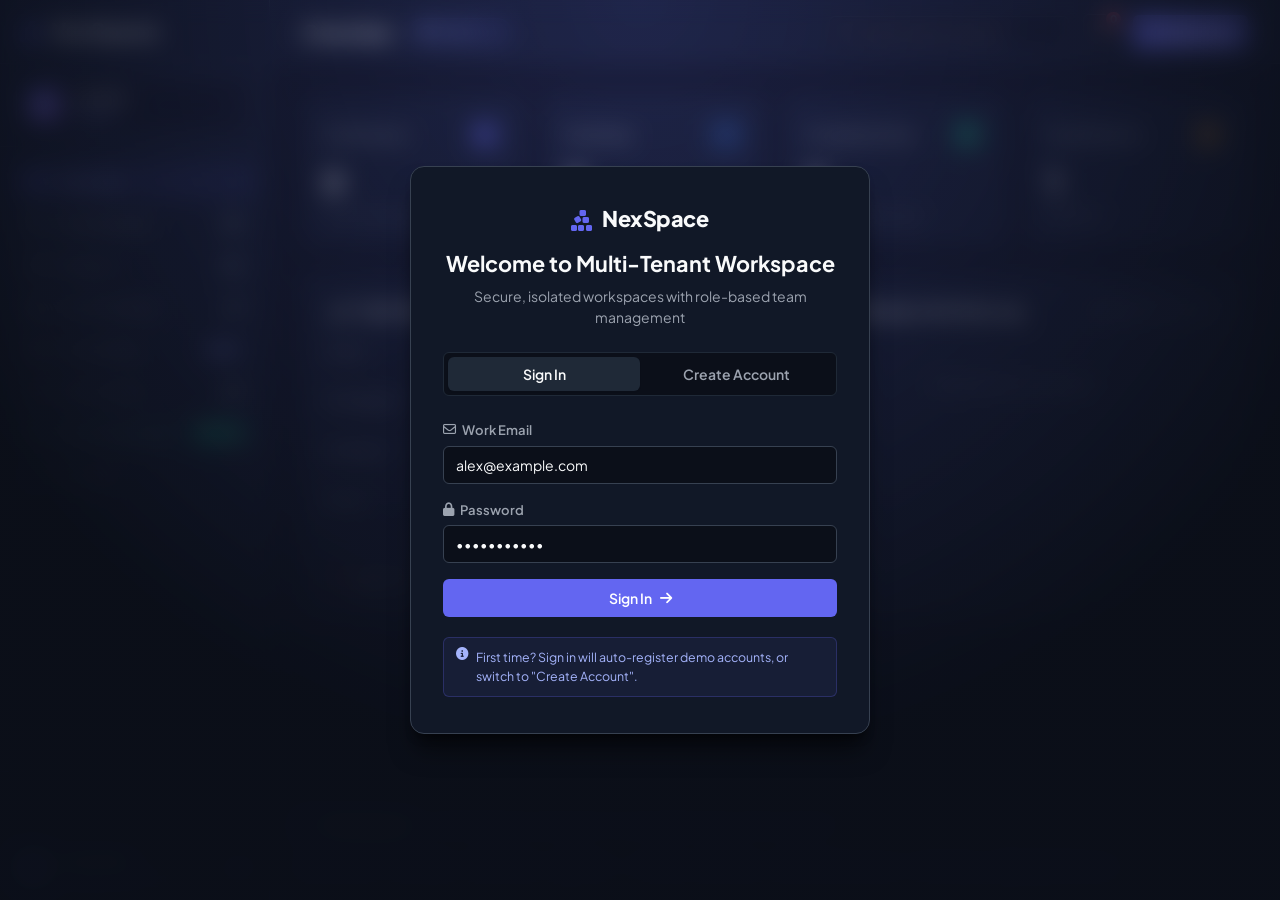
<file: src/main/resources/static/index.html>
<!DOCTYPE html>
<html lang="en">
<head>
    <meta charset="UTF-8">
    <meta name="viewport" content="width=device-width, initial-scale=1.0, maximum-scale=5.0">
    <title>NexSpace | Multi-Tenant Workspace &amp; Team Collaboration</title>
    <!-- Meta Descriptions & SEO -->
    <meta name="description" content="NexSpace - Enterprise Multi-Tenant Workspace &amp; Team Collaboration SaaS platform with isolated data partitions, role-based access control, Stripe subscriptions, and real-time kanban.">
    <meta name="keywords" content="multi-tenant, workspace, SaaS, team collaboration, kanban board, RBAC, stripe billing, brevo smtp">
    <meta name="author" content="NexSpace Team">
    <meta name="theme-color" content="#0b0f19">
    <!-- Favicon -->
    <link rel="icon" type="image/svg+xml" href="favicon.svg">
    <link rel="alternate icon" type="image/png" href="favicon.svg">
    <!-- Open Graph / Social Cards -->
    <meta property="og:type" content="website">
    <meta property="og:title" content="NexSpace | Multi-Tenant Workspace &amp; Team Collaboration">
    <meta property="og:description" content="Secure, isolated multi-tenant workspaces with role-based team management, real-time Kanban board, Stripe billing, and transactional email.">
    <meta property="og:image" content="favicon.svg">
    <meta name="twitter:card" content="summary">
    <meta name="twitter:title" content="NexSpace | Multi-Tenant Workspace">
    <meta name="twitter:description" content="Secure, isolated multi-tenant workspaces with role-based team management and real-time collaboration.">
    <!-- Fonts -->
    <link rel="preconnect" href="https://fonts.googleapis.com">
    <link rel="preconnect" href="https://fonts.gstatic.com" crossorigin>
    <link href="https://fonts.googleapis.com/css2?family=Plus+Jakarta+Sans:wght@300;400;500;600;700;800&family=JetBrains+Mono:wght@400;500&display=swap" rel="stylesheet">
    <!-- Font Awesome Icons -->
    <link rel="stylesheet" href="https://cdnjs.cloudflare.com/ajax/libs/font-awesome/6.5.1/css/all.min.css">
    <!-- Custom CSS -->
    <link rel="stylesheet" href="css/styles.css">
</head>
<body class="theme-dark">

    <!-- Auth Overlay (Shown when not authenticated) -->
    <div id="auth-overlay" class="auth-overlay">
        <div class="auth-card">
            <div class="auth-header">
                <div class="brand-logo" onclick="switchTab('dashboard')" role="button" tabindex="0" title="NexSpace Overview" style="cursor: pointer;">
                    <i class="fa-solid fa-cubes-stacked"></i>
                    <span>NexSpace</span>
                </div>
                <h2>Welcome to Multi-Tenant Workspace</h2>
                <p class="auth-subtitle">Secure, isolated workspaces with role-based team management</p>
            </div>

            <div class="auth-tabs">
                <button type="button" class="auth-tab-btn active" id="tab-login-btn" onclick="showAuthTab('login')">Sign In</button>
                <button type="button" class="auth-tab-btn" id="tab-register-btn" onclick="showAuthTab('register')">Create Account</button>
            </div>

            <!-- Login Form -->
            <form id="login-form" class="auth-form" onsubmit="handleLogin(event)">
                <div class="form-group">
                    <label for="login-email"><i class="fa-regular fa-envelope"></i> Work Email</label>
                    <input type="email" id="login-email" placeholder="name@company.com" required value="alex@example.com">
                </div>
                <div class="form-group">
                    <label for="login-password"><i class="fa-solid fa-lock"></i> Password</label>
                    <input type="password" id="login-password" placeholder="••••••••" required value="password123">
                </div>
                <button type="submit" class="btn btn-primary btn-block" id="login-submit-btn">
                    <span>Sign In</span>
                    <i class="fa-solid fa-arrow-right"></i>
                </button>
                <div class="demo-hint">
                    <i class="fa-solid fa-circle-info"></i>
                    <span>First time? Sign in will auto-register demo accounts, or switch to "Create Account".</span>
                </div>
            </form>

            <!-- Register Form -->
            <form id="register-form" class="auth-form hidden" onsubmit="handleRegister(event)">
                <div class="form-group">
                    <label for="reg-fullname"><i class="fa-regular fa-user"></i> Full Name</label>
                    <input type="text" id="reg-fullname" placeholder="Alex Morgan" required>
                </div>
                <div class="form-group">
                    <label for="reg-email"><i class="fa-regular fa-envelope"></i> Work Email</label>
                    <input type="email" id="reg-email" placeholder="alex@company.com" required>
                </div>
                <div class="form-group">
                    <label for="reg-password"><i class="fa-solid fa-lock"></i> Password (min 6 chars)</label>
                    <input type="password" id="reg-password" placeholder="••••••••" minlength="6" required>
                </div>
                <div class="form-group">
                    <label for="reg-workspace"><i class="fa-solid fa-building"></i> Workspace / Organization Name</label>
                    <input type="text" id="reg-workspace" placeholder="Acme Studio">
                    <small class="helper-text">This will create your isolated tenant workspace</small>
                </div>
                <button type="submit" class="btn btn-primary btn-block" id="register-submit-btn">
                    <span>Create Workspace & Account</span>
                    <i class="fa-solid fa-rocket"></i>
                </button>
            </form>
        </div>
    </div>

    <!-- Main Application Shell -->
    <div id="app-shell" class="app-layout">
        
        <!-- Mobile Sidebar Backdrop Overlay -->
        <div id="sidebar-backdrop" class="sidebar-backdrop" onclick="closeMobileSidebar()" aria-hidden="true"></div>

        <!-- Sidebar Navigation -->
        <aside class="sidebar" id="app-sidebar">
            <div class="sidebar-header">
                <div class="brand-logo" onclick="switchTab('dashboard')" role="button" tabindex="0" title="Return to Overview" style="cursor: pointer;">
                    <i class="fa-solid fa-cubes-stacked"></i>
                    <span class="brand-text">NexSpace</span>
                </div>
                <button class="btn-close-sidebar" id="btn-close-sidebar" onclick="closeMobileSidebar()" aria-label="Close navigation menu" title="Close Menu">
                    <i class="fa-solid fa-xmark"></i>
                </button>
            </div>

            <!-- Workspace Switcher Selector Widget -->
            <div class="workspace-selector-widget">
                <div class="workspace-dropdown" id="workspace-dropdown-trigger" onclick="toggleWorkspaceMenu(event)">
                    <div class="current-ws-avatar" id="current-ws-avatar">A</div>
                    <div class="current-ws-info">
                        <span class="current-ws-name" id="current-ws-name">Loading...</span>
                        <span class="current-ws-role-pill" id="current-ws-role-pill">OWNER</span>
                    </div>
                    <i class="fa-solid fa-chevron-down ws-chevron"></i>
                </div>

                <!-- Dropdown Menu of available tenants -->
                <div class="workspace-menu hidden" id="workspace-menu">
                    <div class="menu-label">Your Workspaces</div>
                    <div class="workspace-list" id="workspace-list-container">
                        <!-- Dynamic items -->
                    </div>
                    <div class="menu-divider"></div>
                    <button class="btn-menu-action" onclick="openNewWorkspaceModal()">
                        <i class="fa-solid fa-plus"></i>
                        <span>Create New Workspace</span>
                    </button>
                </div>
            </div>

            <!-- Navigation Links -->
            <nav class="sidebar-nav">
                <button class="nav-item active" data-tab="dashboard" onclick="switchTab('dashboard')">
                    <i class="fa-solid fa-chart-pie"></i>
                    <span>Overview</span>
                </button>
                <button class="nav-item" data-tab="kanban" onclick="switchTab('kanban')">
                    <i class="fa-solid fa-table-columns"></i>
                    <span>Kanban Board</span>
                    <span class="nav-badge" id="nav-task-count">0</span>
                </button>
                <button class="nav-item" data-tab="projects" onclick="switchTab('projects')">
                    <i class="fa-solid fa-folder-tree"></i>
                    <span>Projects</span>
                    <span class="nav-badge" id="nav-project-count">0</span>
                </button>
                <button class="nav-item" data-tab="members" onclick="switchTab('members')">
                    <i class="fa-solid fa-user-group"></i>
                    <span>Team Members</span>
                    <span class="nav-badge" id="nav-member-count">1</span>
                </button>
                <button class="nav-item" data-tab="billing" onclick="switchTab('billing')">
                    <i class="fa-solid fa-credit-card"></i>
                    <span>Stripe Billing</span>
                    <span class="nav-badge plan-pill-badge" id="nav-plan-badge">FREE</span>
                </button>
                <button class="nav-item" data-tab="outbox" onclick="switchTab('outbox')">
                    <i class="fa-solid fa-envelope-open-text"></i>
                    <span>Email Outbox</span>
                    <span class="nav-badge" id="nav-email-count">0</span>
                </button>
                <button class="nav-item lab-nav-item" data-tab="lab" onclick="switchTab('lab')">
                    <i class="fa-solid fa-graduation-cap"></i>
                    <span>Architecture Lab</span>
                    <span class="nav-badge lab-badge">LEARN</span>
                </button>
                <button class="nav-item" data-tab="settings" onclick="switchTab('settings')">
                    <i class="fa-solid fa-sliders"></i>
                    <span>Settings</span>
                </button>
            </nav>

            <!-- Tenant Info Box at bottom of sidebar -->
            <div class="sidebar-footer">
                <div class="tenant-isolation-tag">
                    <div class="pulse-indicator"></div>
                    <div class="tag-meta">
                        <span class="label">ACTIVE TENANT ID</span>
                        <code class="val" id="footer-tenant-id">none</code>
                    </div>
                </div>
                <div class="user-profile-widget">
                    <div class="user-avatar" id="current-user-avatar">JD</div>
                    <div class="user-details">
                        <div class="user-name" id="current-user-name">User Name</div>
                        <div class="user-email" id="current-user-email">user@domain.com</div>
                    </div>
                    <button class="btn-logout" title="Sign Out" onclick="promptLogout()">
                        <i class="fa-solid fa-arrow-right-from-bracket"></i>
                    </button>
                </div>
            </div>
        </aside>

        <!-- Main Content Area -->
        <main class="main-content">
            <!-- Top Navbar -->
            <header class="topbar">
                <div class="topbar-left">
                    <button class="btn-icon-topbar btn-mobile-menu" id="btn-mobile-menu" onclick="toggleMobileSidebar()" aria-label="Toggle navigation menu" title="Open Menu">
                        <i class="fa-solid fa-bars"></i>
                    </button>
                    <div class="brand-logo mobile-logo" onclick="switchTab('dashboard')" role="button" tabindex="0" title="Return to Overview" style="cursor: pointer;">
                        <i class="fa-solid fa-cubes-stacked"></i>
                        <span>NexSpace</span>
                    </div>
                    <h1 class="page-title" id="page-title">Overview</h1>
                    <div class="tenant-pill" title="Shared database tenant discriminator">
                        <i class="fa-solid fa-shield-halved"></i>
                        <span class="tenant-label">Tenant:</span>
                        <strong id="topbar-ws-slug">...</strong>
                    </div>
                </div>

                <div class="topbar-right">
                    <div class="search-box">
                        <i class="fa-solid fa-magnifying-glass"></i>
                        <input type="text" id="global-search" placeholder="Search tasks, projects..." oninput="handleSearch(this.value)">
                    </div>

                    <!-- Real-Time Activity Notifications Dropdown -->
                    <div class="notifications-dropdown-container">
                        <button class="btn-icon-topbar" id="btn-notifications" onclick="toggleNotificationsMenu(event)" title="Notifications">
                            <i class="fa-regular fa-bell"></i>
                            <span class="notification-badge" id="notification-badge">0</span>
                        </button>
                        <div class="notifications-menu hidden" id="notifications-menu">
                            <div class="notifications-header">
                                <div class="notifications-title">
                                    <i class="fa-solid fa-bell"></i>
                                    <span>Notifications</span>
                                </div>
                                <button class="btn-text-subtle" onclick="markAllNotificationsAsRead(event)">Mark all read</button>
                            </div>
                            <div class="notifications-list" id="notifications-list">
                                <div class="notifications-empty">
                                    <i class="fa-regular fa-bell-slash"></i>
                                    <span>No new notifications</span>
                                </div>
                            </div>
                        </div>
                    </div>

                    <button class="btn btn-primary" id="btn-quick-create" onclick="handleQuickCreate()">
                        <i class="fa-solid fa-plus"></i>
                        <span>New Task</span>
                    </button>
                </div>
            </header>

            <!-- View 1: Overview / Dashboard -->
            <section id="view-dashboard" class="content-view active">
                <!-- Metrics Bar -->
                <div class="metrics-grid">
                    <div class="metric-card">
                        <div class="metric-header">
                            <span class="metric-title">Total Projects</span>
                            <div class="metric-icon purple"><i class="fa-solid fa-folder"></i></div>
                        </div>
                        <div class="metric-value" id="metric-projects">0</div>
                        <div class="metric-footer">Active workspaces scope</div>
                    </div>

                    <div class="metric-card">
                        <div class="metric-header">
                            <span class="metric-title">Total Tasks</span>
                            <div class="metric-icon blue"><i class="fa-solid fa-list-check"></i></div>
                        </div>
                        <div class="metric-value" id="metric-tasks">0</div>
                        <div class="metric-footer">Across all projects</div>
                    </div>

                    <div class="metric-card">
                        <div class="metric-header">
                            <span class="metric-title">Completed Tasks</span>
                            <div class="metric-icon green"><i class="fa-solid fa-circle-check"></i></div>
                        </div>
                        <div class="metric-value" id="metric-completed">0</div>
                        <div class="metric-footer" id="metric-completion-rate">0% completion rate</div>
                    </div>

                    <div class="metric-card">
                        <div class="metric-header">
                            <span class="metric-title">Team Members</span>
                            <div class="metric-icon amber"><i class="fa-solid fa-users"></i></div>
                        </div>
                        <div class="metric-value" id="metric-members">1</div>
                        <div class="metric-footer" id="metric-plan-name">FREE Plan</div>
                    </div>
                </div>

                <!-- Dashboard 2-column layout -->
                <div class="dashboard-columns">
                    <!-- Left: Project Progress & Priority Breakdown -->
                    <div class="card">
                        <div class="card-header">
                            <h3><i class="fa-solid fa-signal"></i> Task Status Distribution</h3>
                        </div>
                        <div class="status-bars">
                            <div class="status-bar-row">
                                <div class="bar-label"><span>To Do</span><span id="bar-cnt-todo">0</span></div>
                                <div class="progress-track"><div class="progress-fill fill-todo" id="bar-fill-todo" style="width: 0%"></div></div>
                            </div>
                            <div class="status-bar-row">
                                <div class="bar-label"><span>In Progress</span><span id="bar-cnt-progress">0</span></div>
                                <div class="progress-track"><div class="progress-fill fill-progress" id="bar-fill-progress" style="width: 0%"></div></div>
                            </div>
                            <div class="status-bar-row">
                                <div class="bar-label"><span>In Review</span><span id="bar-cnt-review">0</span></div>
                                <div class="progress-track"><div class="progress-fill fill-review" id="bar-fill-review" style="width: 0%"></div></div>
                            </div>
                            <div class="status-bar-row">
                                <div class="bar-label"><span>Done</span><span id="bar-cnt-done">0</span></div>
                                <div class="progress-track"><div class="progress-fill fill-done" id="bar-fill-done" style="width: 0%"></div></div>
                            </div>
                        </div>

                        <div class="priority-legend">
                            <div class="legend-chip urgent"><span class="dot"></span> Urgent: <strong id="lg-urgent">0</strong></div>
                            <div class="legend-chip high"><span class="dot"></span> High: <strong id="lg-high">0</strong></div>
                            <div class="legend-chip medium"><span class="dot"></span> Medium: <strong id="lg-medium">0</strong></div>
                            <div class="legend-chip low"><span class="dot"></span> Low: <strong id="lg-low">0</strong></div>
                        </div>
                    </div>

                    <!-- Right: Audit & Activity Log -->
                    <div class="card">
                        <div class="card-header">
                            <h3><i class="fa-solid fa-clock-rotate-left"></i> Workspace Activity Log</h3>
                            <span class="subtext">Isolated to this tenant</span>
                        </div>
                        <div class="activity-feed" id="activity-feed">
                            <div class="empty-state">No activities recorded yet.</div>
                        </div>
                    </div>
                </div>
            </section>

            <!-- View 2: Kanban Board -->
            <section id="view-kanban" class="content-view">
                <div class="kanban-toolbar">
                    <div class="toolbar-left">
                        <div class="select-wrapper">
                            <i class="fa-solid fa-layer-group"></i>
                            <select id="kanban-group-by" onchange="changeKanbanGrouping(this.value)" title="Group By">
                                <option value="status" selected>Group by Status</option>
                                <option value="priority">Group by Priority</option>
                                <option value="assignee">Group by Assignee</option>
                                <option value="project">Group by Project</option>
                            </select>
                        </div>
                        <div class="select-wrapper">
                            <i class="fa-solid fa-filter"></i>
                            <select id="kanban-project-filter" onchange="filterKanbanByProject(this.value)">
                                <option value="">All Projects</option>
                            </select>
                        </div>
                        <div class="kanban-search-box">
                            <i class="fa-solid fa-magnifying-glass"></i>
                            <input type="text" id="kanban-search-input" placeholder="Search tasks, assignees..." oninput="handleKanbanSearch(this.value)">
                        </div>
                    </div>
                    <div class="toolbar-right">
                        <button class="btn btn-secondary" onclick="openNewProjectModal()">
                            <i class="fa-solid fa-folder-plus"></i> New Project
                        </button>
                        <button class="btn btn-primary" onclick="openNewTaskModal()">
                            <i class="fa-solid fa-plus"></i> Add Task
                        </button>
                    </div>
                </div>

                <!-- Kanban Dynamic Board & Swimlanes Container -->
                <div class="kanban-board" id="kanban-board-container">
                    <!-- Dynamically rendered by renderKanban() based on grouping & filtering -->
                </div>
            </section>

            <!-- View 3: Projects -->
            <section id="view-projects" class="content-view">
                <div class="section-action-header">
                    <div>
                        <h2>Workspace Projects</h2>
                        <p class="subtext">Create and organize initiatives scoped to this workspace</p>
                    </div>
                    <button class="btn btn-primary" onclick="openNewProjectModal()">
                        <i class="fa-solid fa-plus"></i> Create Project
                    </button>
                </div>

                <div class="projects-grid" id="projects-grid">
                    <!-- Dynamic project cards -->
                </div>
            </section>

            <!-- View 4: Team Members -->
            <section id="view-members" class="content-view">
                <div class="section-action-header">
                    <div>
                        <h2>Team &amp; Access Control</h2>
                        <p class="subtext">Manage members and Role-Based Access Control (RBAC) for this tenant</p>
                    </div>
                    <button class="btn btn-primary" onclick="openInviteModal()">
                        <i class="fa-solid fa-user-plus"></i> Invite Member
                    </button>
                </div>

                <div class="card table-card">
                    <table class="data-table">
                        <thead>
                            <tr>
                                <th>Member</th>
                                <th>Role</th>
                                <th>Status</th>
                                <th>Joined Date</th>
                                <th class="text-right">Actions</th>
                            </tr>
                        </thead>
                        <tbody id="members-table-body">
                            <!-- Member rows -->
                        </tbody>
                    </table>
                </div>
            </section>

            <!-- View 5: Settings -->
            <section id="view-settings" class="content-view">
                <div class="settings-container">
                    <div class="card">
                        <div class="card-header">
                            <h3><i class="fa-solid fa-gear"></i> Workspace Settings</h3>
                        </div>
                        <form id="workspace-settings-form" onsubmit="handleSaveWorkspaceSettings(event)">
                            <div class="form-group">
                                <label for="setting-ws-name">Workspace Name</label>
                                <input type="text" id="setting-ws-name" required>
                            </div>
                            <div class="form-group">
                                <label for="setting-ws-slug">Workspace Slug (Tenant Identifier)</label>
                                <input type="text" id="setting-ws-slug" disabled>
                                <small class="helper-text">Permanent unique key for this multi-tenant database partition.</small>
                            </div>
                            <div class="form-group">
                                <label for="setting-ws-desc">Description</label>
                                <textarea id="setting-ws-desc" rows="3"></textarea>
                            </div>
                            <div class="form-group">
                                <label for="setting-ws-plan">Subscription Tier</label>
                                <select id="setting-ws-plan">
                                    <option value="FREE">FREE Tier (Community)</option>
                                    <option value="PRO">PRO Tier (Unlimited projects & members)</option>
                                    <option value="ENTERPRISE">ENTERPRISE Tier (Dedicated partition & SLA)</option>
                                </select>
                            </div>
                            <button type="submit" class="btn btn-primary">Save Changes</button>
                        </form>
                    </div>

                    <!-- Architecture Transparency Card -->
                    <div class="card architecture-card">
                        <div class="card-header">
                            <h3><i class="fa-solid fa-server"></i> Multi-Tenancy Architecture</h3>
                        </div>
                        <div class="arch-details">
                            <div class="arch-item">
                                <span class="arch-label">Strategy</span>
                                <span class="arch-badge">Shared Database, Discriminator Column (`tenant_id`)</span>
                            </div>
                            <div class="arch-item">
                                <span class="arch-label">Tenant Context</span>
                                <span class="arch-badge">ThreadLocal with automatic filter cleanup</span>
                            </div>
                            <div class="arch-item">
                                <span class="arch-label">Enforcement</span>
                                <span class="arch-badge">X-Tenant-ID Header &amp; Spring Security RBAC verification</span>
                            </div>
                            <div class="arch-item">
                                <span class="arch-label">Database</span>
                                <span class="arch-badge">MySQL 8.0</span>
                            </div>
                        </div>
                    </div>

                    <!-- Danger Zone -->
                    <div class="card danger-card" id="danger-zone-card">
                        <div class="card-header">
                            <h3 class="text-danger"><i class="fa-solid fa-triangle-exclamation"></i> Danger Zone</h3>
                        </div>
                        <p>Permanently delete this workspace and all associated projects, tasks, and member access. This action cannot be undone.</p>
                        <button class="btn btn-danger" onclick="handleDeleteWorkspace()">Delete This Workspace</button>
                    </div>
                </div>
            </section>

            <!-- View 6: Stripe Billing & Subscriptions -->
            <section id="view-billing" class="content-view">
                <div class="billing-container">
                    <div class="section-action-header">
                        <div>
                            <h2>Company Subscription &amp; Stripe Billing</h2>
                            <p class="subtext">Manage plans, automated recurring subscriptions, and payment statuses for this company</p>
                        </div>
                        <div class="billing-status-banner" id="billing-status-banner">
                            <span class="pulse-indicator"></span>
                            <span>Status: <strong id="company-sub-status">ACTIVE</strong></span>
                        </div>
                    </div>

                    <!-- Current Subscription Summary Card -->
                    <div class="card billing-overview-card">
                        <div class="billing-overview-grid">
                            <div class="overview-item">
                                <span class="overview-label">Active Plan</span>
                                <div class="overview-val-row">
                                    <span class="plan-badge-large" id="bill-active-plan">FREE</span>
                                    <span class="plan-price-tag" id="bill-plan-price">$0 / month</span>
                                </div>
                            </div>
                            <div class="overview-item">
                                <span class="overview-label">Stripe Customer ID</span>
                                <code class="mono-badge" id="bill-stripe-customer">none</code>
                            </div>
                            <div class="overview-item">
                                <span class="overview-label">Stripe Subscription ID</span>
                                <code class="mono-badge" id="bill-stripe-sub">none</code>
                            </div>
                            <div class="overview-item">
                                <span class="overview-label">Next Billing / Renewal</span>
                                <span class="overview-date" id="bill-renewal-date">N/A</span>
                            </div>
                        </div>
                    </div>

                    <!-- Pricing Tier Upgrade Cards -->
                    <h3 class="billing-section-title"><i class="fa-solid fa-layer-group"></i> Available Subscription Plans</h3>
                    <div class="pricing-cards-grid">
                        <!-- Free Starter Plan -->
                        <div class="pricing-card" id="plan-card-FREE">
                            <div class="plan-card-header">
                                <h4>Starter</h4>
                                <div class="plan-card-price">$0<span>/mo</span></div>
                                <p class="plan-desc">For early stage projects and open collaboration</p>
                            </div>
                            <ul class="plan-features">
                                <li><i class="fa-solid fa-check"></i> 1 Company Workspace</li>
                                <li><i class="fa-solid fa-check"></i> Up to 5 Team Members</li>
                                <li><i class="fa-solid fa-check"></i> Standard Kanban Boards</li>
                                <li><i class="fa-solid fa-check"></i> Basic Activity Audit</li>
                            </ul>
                            <button class="btn btn-secondary btn-block plan-action-btn" id="btn-plan-FREE" disabled>Current Plan</button>
                        </div>

                        <!-- Professional Plan -->
                        <div class="pricing-card featured" id="plan-card-PRO">
                            <div class="featured-ribbon">POPULAR</div>
                            <div class="plan-card-header">
                                <h4>Professional</h4>
                                <div class="plan-card-price">$29<span>/mo</span></div>
                                <p class="plan-desc">For growing companies requiring strict RBAC &amp; scale</p>
                            </div>
                            <ul class="plan-features">
                                <li><i class="fa-solid fa-check"></i> Unlimited Projects &amp; Tasks</li>
                                <li><i class="fa-solid fa-check"></i> Unlimited Team Members</li>
                                <li><i class="fa-solid fa-check"></i> <strong>Fine-grained RBAC Roles</strong></li>
                                <li><i class="fa-solid fa-check"></i> Automated Stripe Payment Webhooks</li>
                                <li><i class="fa-solid fa-check"></i> Priority Email Support</li>
                            </ul>
                            <button class="btn btn-primary btn-block plan-action-btn" id="btn-plan-PRO" onclick="handleCheckout('PRO')">
                                <i class="fa-brands fa-stripe"></i> Upgrade to Pro ($29/mo)
                            </button>
                        </div>

                        <!-- Enterprise Plan -->
                        <div class="pricing-card" id="plan-card-ENTERPRISE">
                            <div class="plan-card-header">
                                <h4>Enterprise</h4>
                                <div class="plan-card-price">$99<span>/mo</span></div>
                                <p class="plan-desc">For organizations with dedicated isolation requirements</p>
                            </div>
                            <ul class="plan-features">
                                <li><i class="fa-solid fa-check"></i> Everything in Professional</li>
                                <li><i class="fa-solid fa-check"></i> Dedicated Company Domain Mapping</li>
                                <li><i class="fa-solid fa-check"></i> Custom Webhook Event Routing</li>
                                <li><i class="fa-solid fa-check"></i> 99.99% Uptime SLA</li>
                                <li><i class="fa-solid fa-check"></i> Dedicated Account Architect</li>
                            </ul>
                            <button class="btn btn-primary btn-block plan-action-btn" id="btn-plan-ENTERPRISE" onclick="handleCheckout('ENTERPRISE')">
                                <i class="fa-brands fa-stripe"></i> Upgrade to Enterprise ($99/mo)
                            </button>
                        </div>
                    </div>

                    <!-- Invoices and Payment History Card -->
                    <div class="card mt-4 billing-invoices-card">
                        <div class="card-header">
                            <div>
                                <h3><i class="fa-solid fa-receipt"></i> Company Billing History &amp; Receipts</h3>
                                <p class="subtext">Official tax invoices and downloadable PDF receipts for subscription payments</p>
                            </div>
                        </div>
                        <div class="table-responsive invoices-table-container">
                            <table class="data-table invoices-table">
                                <thead>
                                    <tr>
                                        <th>Invoice #</th>
                                        <th>Billing Date</th>
                                        <th>Amount</th>
                                        <th>Payment Status</th>
                                        <th class="text-right">Receipt</th>
                                    </tr>
                                </thead>
                                <tbody id="invoices-table-body">
                                    <tr>
                                        <td colspan="5" class="text-center empty-state-cell" style="padding: 24px; color: var(--text-muted);">
                                            <i class="fa-solid fa-spinner fa-spin"></i> Loading billing history &amp; receipts...
                                        </td>
                                    </tr>
                                </tbody>
                            </table>
                        </div>
                    </div>
                </div>
            </section>

            <!-- View 7: Architecture Learning Lab (Teaches Multi-Tenancy, RBAC & Webhooks) -->
            <section id="view-lab" class="content-view">
                <div class="lab-container">
                    <div class="lab-hero-banner">
                        <div class="lab-hero-content">
                            <span class="lab-tag"><i class="fa-solid fa-graduation-cap"></i> Interactive Architecture Lab</span>
                            <h2>Mastering Multi-Tenancy, RBAC &amp; Stripe Webhooks</h2>
                            <p>Understand how enterprise SaaS products achieve 100% tenant data isolation, enforce granular security boundaries, and handle asynchronous financial webhooks.</p>
                        </div>
                    </div>

                    <!-- Module 1: Multi-Tenancy Lifecycle Inspector -->
                    <div class="card lab-module-card">
                        <div class="card-header">
                            <h3><i class="fa-solid fa-network-wired"></i> 1. Multi-Tenant Request Lifecycle &amp; Zero-Leakage Data Isolation</h3>
                            <span class="badge-accent">Core Isolation Principle</span>
                        </div>
                        <p class="module-intro">Every inbound HTTP request to the Spring Boot backend follows a strict 5-stage isolation pipeline to prevent cross-company data leakage:</p>

                        <div class="lifecycle-steps-grid">
                            <div class="lifecycle-step">
                                <div class="step-num">1</div>
                                <h4>HTTP Header Transport</h4>
                                <p>Frontend sends <code>Authorization: Bearer &lt;JWT&gt;</code> and <code>X-Tenant-ID: &lt;CompanyID&gt;</code> with every request.</p>
                            </div>
                            <div class="lifecycle-step">
                                <div class="step-num">2</div>
                                <h4>Tenant Security Filter</h4>
                                <p><code>TenantFilter</code> intercepts request, extracts tenant ID, and validates membership in the database before processing.</p>
                            </div>
                            <div class="lifecycle-step">
                                <div class="step-num">3</div>
                                <h4>ThreadLocal Context</h4>
                                <p><code>TenantContext.setCurrentTenant(id)</code> binds the tenant to the executing thread for zero-argument context passing.</p>
                            </div>
                            <div class="lifecycle-step">
                                <div class="step-num">4</div>
                                <h4>SQL Discriminator Injection</h4>
                                <p>JPA Repositories append <code>WHERE tenant_id = ?</code> to guarantee that Company A never sees Company B's data.</p>
                            </div>
                            <div class="lifecycle-step">
                                <div class="step-num">5</div>
                                <h4>Safe Finally Cleanup</h4>
                                <p><code>finally { TenantContext.clear() }</code> removes ThreadLocal state to prevent thread reuse contamination in Tomcat.</p>
                            </div>
                        </div>

                        <!-- Live Tenant Inspector Box -->
                        <div class="live-inspector-box">
                            <div class="inspector-header">
                                <span><i class="fa-solid fa-terminal"></i> Live Request Context Inspector</span>
                                <button class="btn btn-secondary btn-sm" onclick="refreshArchitectureSummary()"><i class="fa-solid fa-arrows-rotate"></i> Refresh State</button>
                            </div>
                            <pre class="inspector-code" id="arch-summary-output">Click "Refresh State" to inspect backend isolation telemetry...</pre>
                        </div>
                    </div>

                    <!-- Module 2: RBAC Matrix & Role Boundary Tester -->
                    <div class="card lab-module-card">
                        <div class="card-header">
                            <h3><i class="fa-solid fa-shield-halved"></i> 2. Isolated Data Roles &amp; RBAC Permission Matrix</h3>
                            <span class="badge-accent">Role-Based Access Control</span>
                        </div>
                        <p class="module-intro">Different team members have strict role boundaries. For example, a <code>BILLING_ADMIN</code> can upgrade Stripe subscriptions and view invoices, but is completely blocked from deleting engineering projects!</p>

                        <!-- RBAC Matrix Table -->
                        <div class="table-responsive">
                            <table class="data-table rbac-matrix-table" id="rbac-matrix-table">
                                <thead>
                                    <tr>
                                        <th>Permission / Capability</th>
                                        <th class="text-center">OWNER</th>
                                        <th class="text-center">ADMIN</th>
                                        <th class="text-center">BILLING_ADMIN</th>
                                        <th class="text-center">MEMBER</th>
                                        <th class="text-center">VIEWER</th>
                                    </tr>
                                </thead>
                                <tbody id="rbac-matrix-tbody">
                                    <!-- Populated dynamically via API -->
                                </tbody>
                            </table>
                        </div>

                        <!-- Interactive Role Tester Sandbox -->
                        <div class="rbac-tester-card">
                            <h4><i class="fa-solid fa-flask"></i> Interactive RBAC Permission Sandbox</h4>
                            <p class="subtext">Simulate a user action under different roles to test access enforcement:</p>
                            <div class="tester-controls-row">
                                <div class="form-group col-half">
                                    <label>Select Simulated Role:</label>
                                    <select id="test-role-select">
                                        <option value="BILLING_ADMIN">BILLING_ADMIN (Financial Operator)</option>
                                        <option value="MEMBER">MEMBER (Standard Teammate)</option>
                                        <option value="VIEWER">VIEWER (Auditor / Read-only)</option>
                                        <option value="ADMIN">ADMIN (Workspace Administrator)</option>
                                        <option value="OWNER">OWNER (Full Privilege)</option>
                                    </select>
                                </div>
                                <div class="form-group col-half">
                                    <label>Select Target Action:</label>
                                    <select id="test-perm-select">
                                        <option value="DELETE_PROJECTS">DELETE_PROJECTS (Destroy engineering data)</option>
                                        <option value="MANAGE_BILLING">MANAGE_BILLING (Upgrade Stripe subscription)</option>
                                        <option value="INVITE_MEMBERS">INVITE_MEMBERS (Add new team collaborators)</option>
                                        <option value="MANAGE_TASKS">MANAGE_TASKS (Create and move tasks on Kanban)</option>
                                        <option value="TRIGGER_WEBHOOKS">TRIGGER_WEBHOOKS (Dispatch payment events)</option>
                                    </select>
                                </div>
                                <button class="btn btn-primary" onclick="handleTestRbacPermission()" style="align-self: flex-end; height: 38px;">
                                    <i class="fa-solid fa-play"></i> Test Access Boundary
                                </button>
                            </div>
                            <div class="test-result-box hidden" id="test-result-box">
                                <div class="test-result-badge" id="test-result-badge">ALLOWED</div>
                                <div class="test-result-text" id="test-result-text">Explanation...</div>
                            </div>
                        </div>
                    </div>

                    <!-- Module 3: Stripe Payment Webhooks Simulator -->
                    <div class="card lab-module-card">
                        <div class="card-header">
                            <h3><i class="fa-brands fa-stripe"></i> 3. Stripe Payment Webhook Simulator &amp; Event Dispatcher</h3>
                            <span class="badge-accent">Asynchronous Financial Events</span>
                        </div>
                        <p class="module-intro">When users pay via Stripe, Stripe's servers post asynchronous Webhook HTTP requests to <code>POST /api/webhooks/stripe</code>. Test real webhook scenarios in 1 click without needing <code>ngrok</code> or the Stripe CLI!</p>

                        <div class="webhook-endpoint-info">
                            <span class="label">Public Webhook Listener Endpoint:</span>
                            <code>http://localhost:8085/api/webhooks/stripe</code>
                            <span class="subtext">(Includes signature verification via <code>Stripe-Signature</code> header)</span>
                        </div>

                        <!-- Webhook Action Buttons -->
                        <div class="webhook-actions-grid">
                            <button class="webhook-btn success" onclick="handleSimulateWebhook('checkout.session.completed', 'PRO')">
                                <div class="btn-top">
                                    <i class="fa-solid fa-check-circle"></i>
                                    <strong>checkout.session.completed</strong>
                                </div>
                                <span>Simulate user paying $29. Upgrades active company to <strong>PRO Tier</strong>.</span>
                            </button>

                            <button class="webhook-btn success" onclick="handleSimulateWebhook('checkout.session.completed', 'ENTERPRISE')">
                                <div class="btn-top">
                                    <i class="fa-solid fa-crown"></i>
                                    <strong>checkout.session.completed (Enterprise)</strong>
                                </div>
                                <span>Simulate user paying $99. Upgrades company to <strong>ENTERPRISE Tier</strong>.</span>
                            </button>

                            <button class="webhook-btn warning" onclick="handleSimulateWebhook('invoice.payment_failed')">
                                <div class="btn-top">
                                    <i class="fa-solid fa-triangle-exclamation"></i>
                                    <strong>invoice.payment_failed</strong>
                                </div>
                                <span>Simulate card declined. Company status automatically shifts to <strong>PAST_DUE</strong>.</span>
                            </button>

                            <button class="webhook-btn info" onclick="handleSimulateWebhook('invoice.payment_succeeded')">
                                <div class="btn-top">
                                    <i class="fa-solid fa-receipt"></i>
                                    <strong>invoice.payment_succeeded</strong>
                                </div>
                                <span>Simulate monthly recurring payment. Appends payment receipt to audit feed.</span>
                            </button>

                            <button class="webhook-btn danger" onclick="handleSimulateWebhook('customer.subscription.deleted')">
                                <div class="btn-top">
                                    <i class="fa-solid fa-ban"></i>
                                    <strong>customer.subscription.deleted</strong>
                                </div>
                                <span>Simulate plan cancellation. Instantly reverts company to <strong>FREE Tier</strong>.</span>
                            </button>
                        </div>

                        <!-- Webhook Console Payload Viewer -->
                        <div class="webhook-console-card">
                            <div class="console-header">
                                <span><i class="fa-solid fa-code"></i> Inbound Webhook Payload &amp; Processing Outcome</span>
                                <span class="console-status" id="webhook-console-status">Ready for simulation</span>
                            </div>
                            <pre class="console-output" id="webhook-console-output">// Click any webhook trigger button above to fire and inspect an inbound Stripe event...</pre>
                        </div>
                    </div>
                </div>
            </section>

            <!-- View 8: Email Delivery Outbox & Free SMTP Tester -->
            <section id="view-outbox" class="content-view">
                <div class="outbox-container">
                    <!-- Hero / Status Banner -->
                    <div class="email-status-banner">
                        <div class="email-status-info">
                            <div class="email-mode-row">
                                <span class="badge-status-mode" id="email-mode-badge"><i class="fa-solid fa-satellite-dish"></i> DEV OUTBOX MODE</span>
                                <span class="email-meta-pill" id="email-host-pill"><i class="fa-solid fa-server"></i> Host: smtp.gmail.com:587</span>
                                <span class="email-meta-pill" id="email-from-pill"><i class="fa-solid fa-at"></i> From: noreply@nexspace.com</span>
                            </div>
                            <h2>Email Service &amp; Live Outbox Monitor</h2>
                            <p>Verify HTML emails generated for welcome messages, workspace invitations, billing alerts, and task assignments in real-time.</p>
                        </div>
                        <div class="email-status-actions">
                            <button class="btn btn-secondary" onclick="refreshOutbox()"><i class="fa-solid fa-arrows-rotate"></i> Refresh</button>
                            <button class="btn btn-danger-outline" onclick="handleClearOutbox()"><i class="fa-solid fa-trash-can"></i> Clear Outbox</button>
                        </div>
                    </div>

                    <!-- Free SMTP Provider Configuration Guide -->
                    <div class="card email-guide-card">
                        <div class="card-header" style="cursor: pointer;" onclick="toggleEmailGuide()">
                            <h3><i class="fa-solid fa-paper-plane"></i> How to Connect Free Email Services (Gmail, Brevo, Resend)</h3>
                            <button type="button" class="btn btn-secondary btn-sm" id="btn-toggle-guide"><i class="fa-solid fa-chevron-down"></i> Guide</button>
                        </div>
                        <div id="email-guide-content" class="email-guide-body">
                            <div class="guide-grid">
                                <div class="guide-box">
                                    <div class="guide-box-header">
                                        <i class="fa-brands fa-google text-danger"></i>
                                        <h4>1. Gmail SMTP (100% Free)</h4>
                                    </div>
                                    <p>Send up to 500 emails/day using your standard Google account:</p>
                                    <ol class="guide-steps">
                                        <li>Enable <strong>2-Step Verification</strong> on your Google Account.</li>
                                        <li>Visit <code>myaccount.google.com/apppasswords</code>.</li>
                                        <li>Generate an App Password (name it "NexSpace"). You'll receive a 16-character key.</li>
                                        <li>In <code>application.yml</code> or environment variables:
                                            <pre>SPRING_MAIL_HOST=smtp.gmail.com
SPRING_MAIL_PORT=587
SPRING_MAIL_USERNAME=your.email@gmail.com
SPRING_MAIL_PASSWORD=your16charpassword
APP_MAIL_FROM=your.email@gmail.com</pre>
                                        </li>
                                    </ol>
                                </div>

                                <div class="guide-box">
                                    <div class="guide-box-header">
                                        <i class="fa-solid fa-dove text-info"></i>
                                        <h4>2. Brevo / Sendinblue (Free 300/Day)</h4>
                                    </div>
                                    <p>Zero credit card needed, free tier sends 300 emails per day to any domain:</p>
                                    <ol class="guide-steps">
                                        <li>Sign up free at <code>brevo.com</code>.</li>
                                        <li>Go to <strong>Transactional &gt; SMTP &amp; API</strong>.</li>
                                        <li>Copy your SMTP Master Key.</li>
                                        <li>Configure:
                                            <pre>SPRING_MAIL_HOST=smtp-relay.brevo.com
SPRING_MAIL_PORT=587
SPRING_MAIL_USERNAME=your-brevo-login-email
SPRING_MAIL_PASSWORD=your-brevo-smtp-key
APP_MAIL_FROM=verified-sender@domain.com</pre>
                                        </li>
                                    </ol>
                                </div>

                                <div class="guide-box">
                                    <div class="guide-box-header">
                                        <i class="fa-solid fa-laptop-code text-primary"></i>
                                        <h4>3. Virtual Dev Outbox (Built-in)</h4>
                                    </div>
                                    <p>Already fully operational without credentials!</p>
                                    <p style="color: #94a3b8; font-size: 0.85rem; line-height: 1.5;">When SMTP credentials are left blank or invalid, NexSpace automatically routes every outgoing email to this live in-memory Outbox. You can inspect delivered headers, view complete HTML templates, and verify workflow triggers instantly.</p>
                                </div>
                            </div>
                        </div>
                    </div>

                    <!-- Quick Send Test Email Card -->
                    <div class="card email-test-card">
                        <div class="card-header">
                            <h3><i class="fa-solid fa-vial"></i> Send Test Verification Email</h3>
                        </div>
                        <form id="form-send-test-email" class="email-test-form" onsubmit="handleSendTestEmail(event)">
                            <div class="form-row">
                                <div class="form-group flex-1">
                                    <label for="test-email-input">Recipient Email Address</label>
                                    <input type="email" id="test-email-input" placeholder="Enter recipient email (e.g. dev@company.com)" required>
                                </div>
                                <div class="form-group form-group-btn">
                                    <button type="submit" class="btn btn-primary" id="btn-send-test-mail">
                                        <i class="fa-solid fa-paper-plane"></i>
                                        <span>Dispatch Test Email</span>
                                    </button>
                                </div>
                            </div>
                        </form>
                    </div>

                    <!-- Sent Emails Log & Inspector Table -->
                    <div class="card email-table-card">
                        <div class="card-header">
                            <div>
                                <h3><i class="fa-solid fa-inbox"></i> Sent Messages History</h3>
                                <p class="card-subtitle" id="outbox-workspace-scope">All transactional emails strictly isolated to active workspace: <strong id="outbox-workspace-name">NexSpace</strong></p>
                            </div>
                            <div class="table-header-actions">
                                <span class="scroll-hint-badge"><i class="fa-solid fa-arrows-left-right"></i> Scroll table &rarr;</span>
                                <span class="badge-count" id="outbox-count-badge">0 messages</span>
                            </div>
                        </div>
                        <div class="table-responsive">
                            <table class="data-table">
                                <thead>
                                    <tr>
                                        <th>Status</th>
                                        <th>Recipient</th>
                                        <th>Type</th>
                                        <th>Subject</th>
                                        <th>Time</th>
                                        <th class="text-right">Actions</th>
                                    </tr>
                                </thead>
                                <tbody id="outbox-table-body">
                                    <tr>
                                        <td colspan="6" class="text-center empty-state-cell">
                                            <i class="fa-regular fa-envelope" style="font-size: 1.5rem; opacity: 0.5; margin-bottom: 8px; display: block;"></i>
                                            No emails sent yet. Invite a team member, register a user, or send a test email above!
                                        </td>
                                    </tr>
                                </tbody>
                            </table>
                        </div>
                    </div>
                </div>
            </section>

            <!-- Application Footer with Working Navigation Links -->
            <footer class="app-footer">
                <div class="footer-left">
                    <div class="footer-brand" onclick="switchTab('dashboard')" role="button" tabindex="0" title="Return to Overview" style="cursor: pointer;">
                        <i class="fa-solid fa-cubes-stacked"></i>
                        <span>NexSpace</span>
                    </div>
                    <p class="footer-copy">&copy; 2026 NexSpace SaaS. Multi-tenant database discriminator isolation.</p>
                </div>
                <div class="footer-links">
                    <a href="javascript:void(0)" onclick="switchTab('dashboard')"><i class="fa-solid fa-chart-pie"></i> Overview</a>
                    <a href="javascript:void(0)" onclick="switchTab('kanban')"><i class="fa-solid fa-table-columns"></i> Kanban</a>
                    <a href="javascript:void(0)" onclick="switchTab('projects')"><i class="fa-solid fa-folder-tree"></i> Projects</a>
                    <a href="javascript:void(0)" onclick="switchTab('members')"><i class="fa-solid fa-user-group"></i> Team</a>
                    <a href="javascript:void(0)" onclick="switchTab('billing')"><i class="fa-brands fa-stripe"></i> Billing</a>
                    <a href="javascript:void(0)" onclick="switchTab('outbox')"><i class="fa-solid fa-envelope-open-text"></i> Outbox</a>
                    <a href="javascript:void(0)" onclick="switchTab('lab')"><i class="fa-solid fa-graduation-cap"></i> Architecture Lab</a>
                    <a href="javascript:void(0)" onclick="switchTab('settings')"><i class="fa-solid fa-sliders"></i> Settings</a>
                    <a href="javascript:void(0)" onclick="openModal('modal-help-guide')"><i class="fa-solid fa-circle-question"></i> Help &amp; Shortcuts</a>
                </div>
            </footer>
        </main>
    </div>

    <!-- MODALS -->

    <!-- Modal: Create New Workspace -->
    <div id="modal-new-workspace" class="modal-overlay hidden">
        <div class="modal-content">
            <div class="modal-header">
                <h3><i class="fa-solid fa-building-circle-check"></i> Create New Workspace</h3>
                <button class="btn-close-modal" onclick="closeModal('modal-new-workspace')">&times;</button>
            </div>
            <form onsubmit="handleCreateWorkspace(event)">
                <div class="form-group">
                    <label for="new-ws-name">Workspace Name *</label>
                    <input type="text" id="new-ws-name" placeholder="Engineering Team" required oninput="autoGenerateSlug(this.value)">
                </div>
                <div class="form-group">
                    <label for="new-ws-slug">Workspace Slug (URL-friendly)</label>
                    <input type="text" id="new-ws-slug" placeholder="engineering-team" pattern="^[a-z0-9-]+$">
                    <small class="helper-text">Lowercase alphanumeric characters and hyphens only.</small>
                </div>
                <div class="form-group">
                    <label for="new-ws-desc">Description</label>
                    <textarea id="new-ws-desc" rows="2" placeholder="What is this workspace for?"></textarea>
                </div>
                <div class="modal-footer">
                    <button type="button" class="btn btn-secondary" onclick="closeModal('modal-new-workspace')">Cancel</button>
                    <button type="submit" class="btn btn-primary">Create Workspace</button>
                </div>
            </form>
        </div>
    </div>

    <!-- Modal: Create Project -->
    <div id="modal-new-project" class="modal-overlay hidden">
        <div class="modal-content">
            <div class="modal-header">
                <h3><i class="fa-solid fa-folder-plus"></i> New Project</h3>
                <button class="btn-close-modal" onclick="closeModal('modal-new-project')">&times;</button>
            </div>
            <form onsubmit="handleCreateProject(event)">
                <div class="form-group">
                    <label for="new-proj-name">Project Name *</label>
                    <input type="text" id="new-proj-name" placeholder="Website Redesign" required>
                </div>
                <div class="form-group">
                    <label for="new-proj-desc">Description</label>
                    <textarea id="new-proj-desc" rows="2" placeholder="Brief project goals..."></textarea>
                </div>
                <div class="form-group">
                    <label>Accent Color</label>
                    <div class="color-picker-row">
                        <label class="color-radio"><input type="radio" name="proj-color" value="#6366f1" checked><span style="background: #6366f1;"></span></label>
                        <label class="color-radio"><input type="radio" name="proj-color" value="#3b82f6"><span style="background: #3b82f6;"></span></label>
                        <label class="color-radio"><input type="radio" name="proj-color" value="#10b981"><span style="background: #10b981;"></span></label>
                        <label class="color-radio"><input type="radio" name="proj-color" value="#f59e0b"><span style="background: #f59e0b;"></span></label>
                        <label class="color-radio"><input type="radio" name="proj-color" value="#ef4444"><span style="background: #ef4444;"></span></label>
                        <label class="color-radio"><input type="radio" name="proj-color" value="#ec4899"><span style="background: #ec4899;"></span></label>
                    </div>
                </div>
                <div class="modal-footer">
                    <button type="button" class="btn btn-secondary" onclick="closeModal('modal-new-project')">Cancel</button>
                    <button type="submit" class="btn btn-primary">Create Project</button>
                </div>
            </form>
        </div>
    </div>

    <!-- Modal: Create / Edit Task -->
    <div id="modal-task" class="modal-overlay hidden">
        <div class="modal-content">
            <div class="modal-header">
                <h3 id="modal-task-title"><i class="fa-solid fa-list-check"></i> Add New Task</h3>
                <button class="btn-close-modal" onclick="closeModal('modal-task')">&times;</button>
            </div>
            <form id="task-form" onsubmit="handleSaveTask(event)">
                <input type="hidden" id="task-edit-id">
                <div class="form-group">
                    <label for="task-title">Title *</label>
                    <input type="text" id="task-title" placeholder="e.g. Implement tenant database indexes" required>
                </div>
                <div class="form-group">
                    <label for="task-project">Project *</label>
                    <select id="task-project" required>
                        <!-- Dynamic projects -->
                    </select>
                </div>
                <div class="form-row">
                    <div class="form-group col-half">
                        <label for="task-status">Status</label>
                        <select id="task-status">
                            <option value="TODO">To Do</option>
                            <option value="IN_PROGRESS">In Progress</option>
                            <option value="IN_REVIEW">In Review</option>
                            <option value="DONE">Done</option>
                        </select>
                    </div>
                    <div class="form-group col-half">
                        <label for="task-priority">Priority</label>
                        <select id="task-priority">
                            <option value="LOW">Low</option>
                            <option value="MEDIUM" selected>Medium</option>
                            <option value="HIGH">High</option>
                            <option value="URGENT">Urgent</option>
                        </select>
                    </div>
                </div>
                <div class="form-row">
                    <div class="form-group col-half">
                        <label for="task-assignee">Assignee</label>
                        <select id="task-assignee">
                            <option value="">Unassigned</option>
                        </select>
                    </div>
                    <div class="form-group col-half">
                        <label for="task-due-date">Due Date</label>
                        <input type="date" id="task-due-date">
                    </div>
                </div>
                <div class="form-group">
                    <label for="task-desc">Description</label>
                    <textarea id="task-desc" rows="3" placeholder="Task details, requirements, acceptance criteria..."></textarea>
                </div>
                <!-- File Attachments Dropzone -->
                <div class="form-group">
                    <div style="display:flex; justify-content:space-between; align-items:center; margin-bottom: 6px;">
                        <label style="margin-bottom:0;"><i class="fa-solid fa-paperclip"></i> Task Attachments</label>
                        <span class="subtext" id="task-att-count-text">0 attached</span>
                    </div>
                    <div class="file-dropzone" id="task-dropzone" onclick="document.getElementById('task-file-input').click()">
                        <input type="file" id="task-file-input" multiple class="hidden" onchange="handleTaskFileSelect(event)">
                        <i class="fa-solid fa-cloud-arrow-up dropzone-icon"></i>
                        <div class="dropzone-text">
                            <strong>Choose files</strong> or drag & drop here
                        </div>
                        <span class="dropzone-hint">Images, PDF, documents, logs up to 10MB</span>
                    </div>
                    <div class="attachments-list" id="task-attachments-list"></div>
                </div>
                <div class="modal-footer">
                    <button type="button" class="btn btn-secondary" onclick="closeModal('modal-task')">Cancel</button>
                    <button type="submit" class="btn btn-primary" id="btn-save-task">Save Task</button>
                </div>
            </form>
        </div>
    </div>

    <!-- Modal: View Task Attachments & Previews -->
    <div id="modal-attachments-preview" class="modal-overlay hidden">
        <div class="modal-content modal-lg">
            <div class="modal-header">
                <h3 id="modal-att-title"><i class="fa-solid fa-paperclip"></i> Task Attachments</h3>
                <button class="btn-close-modal" onclick="closeModal('modal-attachments-preview')">&times;</button>
            </div>
            <div class="modal-body" style="padding: 20px;">
                <div class="attachments-preview-grid" id="modal-att-content"></div>
            </div>
            <div class="modal-footer">
                <button type="button" class="btn btn-secondary" onclick="closeModal('modal-attachments-preview')">Close</button>
            </div>
        </div>
    </div>

    <!-- Modal: Invite Member -->
    <div id="modal-invite" class="modal-overlay hidden">
        <div class="modal-content">
            <div class="modal-header">
                <h3><i class="fa-solid fa-envelope-open-text"></i> Invite Collaborator</h3>
                <button class="btn-close-modal" onclick="closeModal('modal-invite')">&times;</button>
            </div>
            <form onsubmit="handleInviteMember(event)">
                <div class="form-group">
                    <label for="invite-email">Teammate Email *</label>
                    <input type="email" id="invite-email" placeholder="colleague@company.com" required>
                    <small class="helper-text">They will receive access to this workspace partition immediately.</small>
                </div>
                <div class="form-group">
                    <label for="invite-role">Workspace Role *</label>
                    <select id="invite-role" required>
                        <option value="MEMBER">Member (Can create, view, and update projects &amp; tasks)</option>
                        <option value="ADMIN">Admin (Can manage settings and invite teammates)</option>
                        <option value="BILLING_ADMIN">Billing Admin (Can manage Stripe subscription &amp; invoices, isolated from projects)</option>
                        <option value="VIEWER">Viewer (Read-only access)</option>
                    </select>
                </div>
                <div class="modal-footer">
                    <button type="button" class="btn btn-secondary" onclick="closeModal('modal-invite')">Cancel</button>
                    <button type="submit" class="btn btn-primary">Send Invitation</button>
                </div>
            </form>
        </div>
    </div>

    <!-- Modal: View Sent Email HTML Preview -->
    <div id="modal-email-preview" class="modal-overlay hidden">
        <div class="modal-content modal-lg">
            <div class="modal-header">
                <div>
                    <h3 id="modal-email-preview-subject"><i class="fa-solid fa-envelope-open-text"></i> Email Preview</h3>
                    <div class="modal-email-meta" id="modal-email-preview-meta">To: ... | Sent: ...</div>
                </div>
                <button class="btn-close-modal" onclick="closeModal('modal-email-preview')">&times;</button>
            </div>
            <div class="modal-email-body">
                <div class="email-preview-frame-container" id="email-preview-content">
                    <!-- Rendered HTML Email Content -->
                </div>
            </div>
            <div class="modal-footer">
                <button type="button" class="btn btn-secondary" onclick="closeModal('modal-email-preview')">Close</button>
            </div>
        </div>
    </div>

    <!-- Modal: Help, Shortcuts & Architecture Reference -->
    <div id="modal-help-guide" class="modal-overlay hidden">
        <div class="modal-content modal-lg">
            <div class="modal-header">
                <div>
                    <h3><i class="fa-solid fa-circle-question"></i> Help, Keyboard Shortcuts &amp; Architecture</h3>
                    <p class="subtext">Multi-tenant workspace operations guide</p>
                </div>
                <button class="btn-close-modal" onclick="closeModal('modal-help-guide')">&times;</button>
            </div>
            <div class="modal-body" style="padding: 20px; max-height: 70vh; overflow-y: auto;">
                <div class="help-section">
                    <h4><i class="fa-solid fa-shield-halved text-primary"></i> Multi-Tenant Partition Isolation</h4>
                    <p style="font-size: 0.85rem; color: var(--text-secondary); line-height: 1.5; margin-bottom: 12px;">
                        NexSpace uses a shared MySQL database architecture partitioned with a strict discriminator column (<code>tenant_id</code>). All HTTP requests propagate the <code>X-Tenant-ID</code> header, which Spring Boot filters into a thread-bound <code>TenantContext</code> to ensure 100% data isolation between organizations.
                    </p>
                </div>

                <div class="help-section" style="margin-top: 16px;">
                    <h4><i class="fa-solid fa-keyboard text-info"></i> Keyboard Shortcuts</h4>
                    <div class="shortcuts-grid">
                        <div class="shortcut-item">
                            <span class="key-combo"><kbd>Esc</kbd></span>
                            <span>Close any active modal or mobile navigation drawer</span>
                        </div>
                        <div class="shortcut-item">
                            <span class="key-combo"><kbd>/</kbd></span>
                            <span>Focus the global search bar</span>
                        </div>
                    </div>
                </div>

                <div class="help-section" style="margin-top: 16px;">
                    <h4><i class="fa-solid fa-user-shield text-warning"></i> Role Boundaries &amp; RBAC</h4>
                    <p style="font-size: 0.85rem; color: var(--text-secondary); line-height: 1.5;">
                        • <strong>OWNER:</strong> Full authority, tenant settings &amp; deletion.<br>
                        • <strong>ADMIN:</strong> Manage team members, projects &amp; tasks.<br>
                        • <strong>BILLING_ADMIN:</strong> Isolated access to Stripe upgrades, invoices &amp; webhooks.<br>
                        • <strong>MEMBER:</strong> Create and update tasks &amp; project items.<br>
                        • <strong>VIEWER:</strong> Read-only access to cards and timelines.
                    </p>
                </div>
            </div>
            <div class="modal-footer">
                <button type="button" class="btn btn-primary" onclick="closeModal('modal-help-guide')">Got it</button>
            </div>
        </div>
    </div>

    <!-- Confirm Sign Out Modal -->
    <div id="modal-logout-confirm" class="modal-overlay hidden">
        <div class="modal-content modal-confirm">
            <div class="modal-header">
                <h3><i class="fa-solid fa-arrow-right-from-bracket" style="color: #ef4444;"></i> Confirm Sign Out</h3>
                <button type="button" class="btn-close-modal" onclick="closeModal('modal-logout-confirm')">&times;</button>
            </div>
            <div class="modal-body" style="padding: 20px 0; text-align: center;">
                <div style="width: 54px; height: 54px; border-radius: 50%; background: rgba(239, 68, 68, 0.12); display: flex; align-items: center; justify-content: center; margin: 0 auto 16px; border: 1px solid rgba(239, 68, 68, 0.28);">
                    <i class="fa-solid fa-arrow-right-from-bracket" style="font-size: 1.4rem; color: #ef4444;"></i>
                </div>
                <h4 style="margin: 0 0 8px; font-size: 1.15rem; color: #f8fafc;">Are you sure you want to log out?</h4>
                <p style="margin: 0; color: var(--text-muted); font-size: 0.9rem; line-height: 1.5;">
                    Your active workspace session will be closed and you will need to sign in again.
                </p>
            </div>
            <div class="modal-footer" style="display: flex; gap: 12px; justify-content: flex-end; padding-top: 16px; border-top: 1px solid var(--border-subtle);">
                <button type="button" class="btn btn-secondary" onclick="closeModal('modal-logout-confirm')">
                    <i class="fa-solid fa-xmark"></i> No, Cancel
                </button>
                <button type="button" class="btn btn-danger" onclick="confirmLogout()">
                    <i class="fa-solid fa-arrow-right-from-bracket"></i> Yes, Log Out
                </button>
            </div>
        </div>
    </div>

    <!-- Toast Notifications Container -->
    <div id="toast-container" class="toast-container"></div>

    <!-- App JavaScript Modules -->
    <script src="js/api.js"></script>
    <script src="js/app.js"></script>
</body>
</html>
</file>
<file: src/main/resources/static/css/styles.css>
/* -------------------------------------------------------------
   NexSpace - Multi-Tenant Workspace & Team Collaboration CSS
   ------------------------------------------------------------- */

:root {
    --font-sans: 'Plus Jakarta Sans', -apple-system, BlinkMacSystemFont, "Segoe UI", Roboto, sans-serif;
    --font-mono: 'JetBrains Mono', monospace;

    /* Dark Mode Color Palette */
    --bg-base: #0b0f19;
    --bg-surface: #111827;
    --bg-elevated: #1f2937;
    --bg-hover: #374151;
    --bg-active: #4b5563;
    
    --border-subtle: #1f2937;
    --border-strong: #374151;
    --border-focus: #6366f1;

    --text-primary: #f9fafb;
    --text-secondary: #9ca3af;
    --text-muted: #6b7280;

    --primary: #6366f1;
    --primary-hover: #4f46e5;
    --primary-light: rgba(99, 102, 241, 0.15);

    --success: #10b981;
    --success-light: rgba(16, 185, 129, 0.15);
    --warning: #f59e0b;
    --warning-light: rgba(245, 158, 11, 0.15);
    --danger: #ef4444;
    --danger-light: rgba(239, 68, 68, 0.15);
    --info: #3b82f6;
    --info-light: rgba(59, 130, 246, 0.15);

    --radius-sm: 6px;
    --radius-md: 10px;
    --radius-lg: 14px;
    --radius-full: 9999px;

    --shadow-sm: 0 1px 2px 0 rgba(0, 0, 0, 0.05);
    --shadow-md: 0 4px 6px -1px rgba(0, 0, 0, 0.3), 0 2px 4px -2px rgba(0, 0, 0, 0.3);
    --shadow-lg: 0 10px 15px -3px rgba(0, 0, 0, 0.4), 0 4px 6px -4px rgba(0, 0, 0, 0.4);
    --shadow-xl: 0 20px 25px -5px rgba(0, 0, 0, 0.5), 0 8px 10px -6px rgba(0, 0, 0, 0.5);

    --sidebar-width: 270px;
    --topbar-height: 64px;
}

* {
    box-sizing: border-box;
    margin: 0;
    padding: 0;
}

body {
    font-family: var(--font-sans);
    background-color: var(--bg-base);
    color: var(--text-primary);
    line-height: 1.5;
    -webkit-font-smoothing: antialiased;
    overflow-x: hidden;
}

button, input, select, textarea {
    font-family: inherit;
    color: inherit;
}

/* -------------------------------------------------------------
   Auth Overlay
   ------------------------------------------------------------- */
.auth-overlay {
    position: fixed;
    inset: 0;
    background: radial-gradient(circle at top center, rgba(99, 102, 241, 0.18) 0%, rgba(11, 15, 25, 0.98) 70%);
    backdrop-filter: blur(12px);
    display: flex;
    align-items: center;
    justify-content: center;
    z-index: 1000;
    padding: 20px;
}

.auth-overlay.hidden {
    display: none;
}

.auth-card {
    background: var(--bg-surface);
    border: 1px solid var(--border-strong);
    border-radius: var(--radius-lg);
    box-shadow: var(--shadow-xl);
    width: 100%;
    max-width: 460px;
    padding: 36px 32px;
    animation: scaleIn 0.25s cubic-bezier(0.16, 1, 0.3, 1);
}

@keyframes scaleIn {
    from { opacity: 0; transform: scale(0.96) translateY(10px); }
    to { opacity: 1; transform: scale(1) translateY(0); }
}

.brand-logo {
    display: flex;
    align-items: center;
    gap: 10px;
    font-size: 1.35rem;
    font-weight: 800;
    color: var(--text-primary);
    letter-spacing: -0.02em;
    cursor: pointer;
    user-select: none;
    transition: transform 0.15s ease, opacity 0.15s ease;
}

.brand-logo:hover {
    opacity: 0.95;
    transform: translateY(-1px);
}

.brand-logo i {
    color: var(--primary);
    font-size: 1.5rem;
}

.auth-header {
    text-align: center;
    margin-bottom: 24px;
}

.auth-header .brand-logo {
    justify-content: center;
    margin-bottom: 12px;
}

.auth-header h2 {
    font-size: 1.35rem;
    font-weight: 700;
    color: var(--text-primary);
    margin-bottom: 6px;
}

.auth-subtitle {
    color: var(--text-secondary);
    font-size: 0.875rem;
}

.auth-tabs {
    display: flex;
    background: var(--bg-base);
    border-radius: var(--radius-sm);
    padding: 4px;
    margin-bottom: 24px;
    border: 1px solid var(--border-subtle);
}

.auth-tab-btn {
    flex: 1;
    background: transparent;
    border: none;
    color: var(--text-secondary);
    font-weight: 600;
    font-size: 0.875rem;
    padding: 8px 12px;
    border-radius: var(--radius-sm);
    cursor: pointer;
    transition: all 0.2s ease;
}

.auth-tab-btn.active {
    background: var(--bg-elevated);
    color: var(--text-primary);
    box-shadow: var(--shadow-sm);
}

.auth-form {
    display: flex;
    flex-direction: column;
    gap: 16px;
}

.auth-form.hidden {
    display: none;
}

.demo-hint {
    display: flex;
    align-items: flex-start;
    gap: 8px;
    background: rgba(99, 102, 241, 0.08);
    border: 1px solid rgba(99, 102, 241, 0.25);
    border-radius: var(--radius-sm);
    padding: 10px 12px;
    font-size: 0.775rem;
    color: #a5b4fc;
    margin-top: 4px;
}

/* -------------------------------------------------------------
   Forms & Controls
   ------------------------------------------------------------- */
.form-group {
    display: flex;
    flex-direction: column;
    gap: 6px;
}

.form-row {
    display: flex;
    gap: 14px;
}

.col-half {
    flex: 1;
}

label {
    font-size: 0.815rem;
    font-weight: 600;
    color: var(--text-secondary);
    display: flex;
    align-items: center;
    gap: 6px;
}

input[type="text"],
input[type="email"],
input[type="password"],
input[type="date"],
select,
textarea {
    width: 100%;
    background: var(--bg-base);
    border: 1px solid var(--border-strong);
    border-radius: var(--radius-sm);
    padding: 9px 12px;
    color: var(--text-primary);
    font-size: 0.875rem;
    outline: none;
    transition: border-color 0.15s, box-shadow 0.15s;
}

input:focus, select:focus, textarea:focus {
    border-color: var(--border-focus);
    box-shadow: 0 0 0 3px rgba(99, 102, 241, 0.2);
}

input:disabled {
    opacity: 0.6;
    cursor: not-allowed;
}

.helper-text {
    font-size: 0.75rem;
    color: var(--text-muted);
}

/* -------------------------------------------------------------
   Buttons
   ------------------------------------------------------------- */
.btn {
    display: inline-flex;
    align-items: center;
    justify-content: center;
    gap: 8px;
    font-size: 0.875rem;
    font-weight: 600;
    padding: 8px 16px;
    border-radius: var(--radius-sm);
    border: none;
    cursor: pointer;
    transition: all 0.15s ease;
    text-decoration: none;
    white-space: nowrap;
}

.btn-primary {
    background: var(--primary);
    color: white;
}

.btn-primary:hover {
    background: var(--primary-hover);
}

.btn-secondary {
    background: var(--bg-elevated);
    color: var(--text-primary);
    border: 1px solid var(--border-strong);
}

.btn-secondary:hover {
    background: var(--bg-hover);
}

.btn-danger {
    background: var(--danger);
    color: white;
}

.btn-danger:hover {
    background: #dc2626;
}

.btn-block {
    width: 100%;
    padding: 10px 16px;
}

/* -------------------------------------------------------------
   Layout Structure
   ------------------------------------------------------------- */
.app-layout {
    display: flex;
    min-height: 100vh;
}

.sidebar {
    width: var(--sidebar-width);
    background: var(--bg-surface);
    border-right: 1px solid var(--border-subtle);
    display: flex;
    flex-direction: column;
    position: fixed;
    top: 0;
    bottom: 0;
    left: 0;
    z-index: 100;
}

.sidebar-header {
    height: var(--topbar-height);
    display: flex;
    align-items: center;
    justify-content: space-between;
    padding: 0 20px;
    border-bottom: 1px solid var(--border-subtle);
}

/* Workspace Selector Widget */
.workspace-selector-widget {
    position: relative;
    padding: 14px 16px;
    border-bottom: 1px solid var(--border-subtle);
}

.workspace-dropdown {
    display: flex;
    align-items: center;
    gap: 12px;
    padding: 8px 10px;
    background: var(--bg-base);
    border: 1px solid var(--border-strong);
    border-radius: var(--radius-md);
    cursor: pointer;
    transition: border-color 0.15s, background 0.15s;
}

.workspace-dropdown:hover {
    border-color: var(--primary);
    background: rgba(99, 102, 241, 0.05);
}

.current-ws-avatar {
    width: 32px;
    height: 32px;
    border-radius: var(--radius-sm);
    background: linear-gradient(135deg, #6366f1, #8b5cf6);
    color: white;
    font-weight: 700;
    display: flex;
    align-items: center;
    justify-content: center;
    font-size: 0.875rem;
    flex-shrink: 0;
}

.current-ws-info {
    flex: 1;
    min-width: 0;
    display: flex;
    flex-direction: column;
}

.current-ws-name {
    font-size: 0.84rem;
    font-weight: 600;
    color: var(--text-primary);
    white-space: nowrap;
    overflow: hidden;
    text-overflow: ellipsis;
}

.current-ws-role-pill {
    font-size: 0.65rem;
    font-weight: 700;
    color: #818cf8;
    text-transform: uppercase;
    letter-spacing: 0.04em;
}

.ws-chevron {
    font-size: 0.75rem;
    color: var(--text-muted);
}

.workspace-menu {
    position: absolute;
    top: calc(100% - 6px);
    left: 16px;
    right: 16px;
    background: var(--bg-surface);
    border: 1px solid var(--border-strong);
    border-radius: var(--radius-md);
    box-shadow: var(--shadow-xl);
    z-index: 200;
    padding: 8px;
    animation: fadeIn 0.15s ease;
}

.workspace-menu.hidden {
    display: none;
}

@keyframes fadeIn {
    from { opacity: 0; transform: translateY(-6px); }
    to { opacity: 1; transform: translateY(0); }
}

.menu-label {
    font-size: 0.7rem;
    font-weight: 700;
    color: var(--text-muted);
    text-transform: uppercase;
    padding: 6px 10px;
    letter-spacing: 0.05em;
}

.workspace-list {
    max-height: 200px;
    overflow-y: auto;
    display: flex;
    flex-direction: column;
    gap: 2px;
}

.workspace-item {
    display: flex;
    align-items: center;
    gap: 10px;
    padding: 8px 10px;
    border-radius: var(--radius-sm);
    cursor: pointer;
    transition: background 0.15s;
    background: transparent;
    border: none;
    width: 100%;
    text-align: left;
}

.workspace-item:hover {
    background: var(--bg-hover);
}

.workspace-item.active {
    background: var(--primary-light);
}

.workspace-item.active .ws-item-name {
    color: #818cf8;
    font-weight: 600;
}

.ws-item-avatar {
    width: 26px;
    height: 26px;
    border-radius: var(--radius-sm);
    background: #374151;
    color: white;
    font-size: 0.75rem;
    font-weight: 700;
    display: flex;
    align-items: center;
    justify-content: center;
    flex-shrink: 0;
}

.ws-item-info {
    flex: 1;
    min-width: 0;
}

.ws-item-name {
    font-size: 0.815rem;
    color: var(--text-primary);
    white-space: nowrap;
    overflow: hidden;
    text-overflow: ellipsis;
}

.ws-item-sub {
    font-size: 0.68rem;
    color: var(--text-muted);
}

.menu-divider {
    height: 1px;
    background: var(--border-subtle);
    margin: 6px 0;
}

.btn-menu-action {
    display: flex;
    align-items: center;
    gap: 8px;
    width: 100%;
    background: transparent;
    border: none;
    padding: 8px 10px;
    color: var(--primary);
    font-size: 0.815rem;
    font-weight: 600;
    border-radius: var(--radius-sm);
    cursor: pointer;
}

.btn-menu-action:hover {
    background: var(--primary-light);
}

/* Sidebar Nav */
.sidebar-nav {
    flex: 1;
    padding: 16px 12px;
    display: flex;
    flex-direction: column;
    gap: 4px;
}

.nav-item {
    display: flex;
    align-items: center;
    gap: 12px;
    padding: 10px 14px;
    border-radius: var(--radius-sm);
    background: transparent;
    border: none;
    color: var(--text-secondary);
    font-size: 0.875rem;
    font-weight: 500;
    cursor: pointer;
    transition: all 0.15s ease;
    width: 100%;
    text-align: left;
}

.nav-item i {
    font-size: 1rem;
    width: 18px;
    color: var(--text-muted);
    transition: color 0.15s;
}

.nav-item:hover {
    background: var(--bg-elevated);
    color: var(--text-primary);
}

.nav-item:hover i {
    color: var(--text-primary);
}

.nav-item.active {
    background: var(--primary-light);
    color: #a5b4fc;
    font-weight: 600;
}

.nav-item.active i {
    color: var(--primary);
}

.nav-badge {
    margin-left: auto;
    font-size: 0.7rem;
    font-weight: 700;
    padding: 2px 7px;
    border-radius: var(--radius-full);
    background: var(--bg-hover);
    color: var(--text-secondary);
}

.nav-item.active .nav-badge {
    background: var(--primary);
    color: white;
}

/* Sidebar Footer */
.sidebar-footer {
    padding: 14px 16px;
    border-top: 1px solid var(--border-subtle);
    display: flex;
    flex-direction: column;
    gap: 12px;
}

.tenant-isolation-tag {
    background: var(--bg-base);
    border: 1px solid var(--border-subtle);
    border-radius: var(--radius-sm);
    padding: 8px 10px;
    display: flex;
    align-items: center;
    gap: 8px;
}

.pulse-indicator {
    width: 8px;
    height: 8px;
    border-radius: 50%;
    background: var(--success);
    box-shadow: 0 0 8px var(--success);
    animation: pulse 2s infinite;
}

@keyframes pulse {
    0% { transform: scale(0.95); box-shadow: 0 0 0 0 rgba(16, 185, 129, 0.7); }
    70% { transform: scale(1); box-shadow: 0 0 0 6px rgba(16, 185, 129, 0); }
    100% { transform: scale(0.95); box-shadow: 0 0 0 0 rgba(16, 185, 129, 0); }
}

.tag-meta {
    display: flex;
    flex-direction: column;
    min-width: 0;
}

.tag-meta .label {
    font-size: 0.62rem;
    font-weight: 700;
    color: var(--text-muted);
    letter-spacing: 0.05em;
}

.tag-meta .val {
    font-family: var(--font-mono);
    font-size: 0.72rem;
    color: var(--success);
    white-space: nowrap;
    overflow: hidden;
    text-overflow: ellipsis;
}

.user-profile-widget {
    display: flex;
    align-items: center;
    gap: 10px;
}

.user-avatar {
    width: 34px;
    height: 34px;
    border-radius: 50%;
    background: #6366f1;
    color: white;
    font-weight: 700;
    font-size: 0.815rem;
    display: flex;
    align-items: center;
    justify-content: center;
    flex-shrink: 0;
}

.user-details {
    flex: 1;
    min-width: 0;
}

.user-name {
    font-size: 0.84rem;
    font-weight: 600;
    color: var(--text-primary);
    white-space: nowrap;
    overflow: hidden;
    text-overflow: ellipsis;
}

.user-email {
    font-size: 0.72rem;
    color: var(--text-muted);
    white-space: nowrap;
    overflow: hidden;
    text-overflow: ellipsis;
}

.btn-logout {
    background: transparent;
    border: none;
    color: var(--text-muted);
    cursor: pointer;
    font-size: 0.95rem;
    padding: 6px;
    border-radius: var(--radius-sm);
    transition: color 0.15s, background 0.15s;
}

.btn-logout:hover {
    color: var(--danger);
    background: var(--danger-light);
}

/* -------------------------------------------------------------
   Main Content Area
   ------------------------------------------------------------- */
.main-content {
    margin-left: var(--sidebar-width);
    flex: 1;
    min-height: 100vh;
    display: flex;
    flex-direction: column;
}

.topbar {
    height: var(--topbar-height);
    background: var(--bg-surface);
    border-bottom: 1px solid var(--border-subtle);
    display: flex;
    align-items: center;
    justify-content: space-between;
    padding: 0 32px;
    position: sticky;
    top: 0;
    z-index: 50;
    backdrop-filter: blur(8px);
}

.topbar-left {
    display: flex;
    align-items: center;
    gap: 16px;
}

.page-title {
    font-size: 1.25rem;
    font-weight: 700;
    color: var(--text-primary);
    letter-spacing: -0.02em;
}

.tenant-pill {
    display: flex;
    align-items: center;
    gap: 6px;
    background: rgba(99, 102, 241, 0.12);
    border: 1px solid rgba(99, 102, 241, 0.3);
    padding: 4px 10px;
    border-radius: var(--radius-full);
    font-size: 0.75rem;
    color: #a5b4fc;
}

.tenant-pill strong {
    color: #e0e7ff;
}

.topbar-right {
    display: flex;
    align-items: center;
    gap: 14px;
}

.search-box {
    display: flex;
    align-items: center;
    gap: 8px;
    background: var(--bg-base);
    border: 1px solid var(--border-strong);
    border-radius: var(--radius-sm);
    padding: 6px 12px;
    width: 240px;
    transition: width 0.2s, border-color 0.2s;
}

.search-box:focus-within {
    width: 300px;
    border-color: var(--border-focus);
}

.search-box i {
    color: var(--text-muted);
    font-size: 0.825rem;
}

.search-box input {
    background: transparent;
    border: none;
    padding: 0;
    font-size: 0.825rem;
    box-shadow: none !important;
}

/* Content Views */
.content-view {
    display: none;
    padding: 32px;
    flex: 1;
}

.content-view.active {
    display: block;
    animation: fadeIn 0.2s ease;
}

/* -------------------------------------------------------------
   Dashboard View
   ------------------------------------------------------------- */
.metrics-grid {
    display: grid;
    grid-template-columns: repeat(auto-fit, minmax(220px, 1fr));
    gap: 20px;
    margin-bottom: 28px;
}

.metric-card {
    background: var(--bg-surface);
    border: 1px solid var(--border-subtle);
    border-radius: var(--radius-md);
    padding: 20px;
    display: flex;
    flex-direction: column;
}

.metric-header {
    display: flex;
    align-items: center;
    justify-content: space-between;
    margin-bottom: 12px;
}

.metric-title {
    font-size: 0.815rem;
    font-weight: 600;
    color: var(--text-secondary);
}

.metric-icon {
    width: 36px;
    height: 36px;
    border-radius: var(--radius-sm);
    display: flex;
    align-items: center;
    justify-content: center;
    font-size: 0.95rem;
}

.metric-icon.purple { background: var(--primary-light); color: var(--primary); }
.metric-icon.blue { background: var(--info-light); color: var(--info); }
.metric-icon.green { background: var(--success-light); color: var(--success); }
.metric-icon.amber { background: var(--warning-light); color: var(--warning); }

.metric-value {
    font-size: 1.85rem;
    font-weight: 800;
    color: var(--text-primary);
    line-height: 1.2;
    margin-bottom: 6px;
}

.metric-footer {
    font-size: 0.75rem;
    color: var(--text-muted);
}

.dashboard-columns {
    display: grid;
    grid-template-columns: 1fr 1fr;
    gap: 24px;
}

.card {
    background: var(--bg-surface);
    border: 1px solid var(--border-subtle);
    border-radius: var(--radius-md);
    padding: 24px;
}

.card-header {
    display: flex;
    align-items: center;
    justify-content: space-between;
    margin-bottom: 20px;
}

.card-header h3 {
    font-size: 1rem;
    font-weight: 700;
    display: flex;
    align-items: center;
    gap: 10px;
}

.subtext {
    font-size: 0.815rem;
    color: var(--text-muted);
}

.status-bars {
    display: flex;
    flex-direction: column;
    gap: 16px;
    margin-bottom: 24px;
}

.status-bar-row {
    display: flex;
    flex-direction: column;
    gap: 6px;
}

.bar-label {
    display: flex;
    justify-content: space-between;
    font-size: 0.815rem;
    font-weight: 500;
    color: var(--text-secondary);
}

.progress-track {
    height: 8px;
    background: var(--bg-base);
    border-radius: var(--radius-full);
    overflow: hidden;
}

.progress-fill {
    height: 100%;
    border-radius: var(--radius-full);
    transition: width 0.4s ease;
}

.fill-todo { background: #94a3b8; }
.fill-progress { background: var(--info); }
.fill-review { background: var(--warning); }
.fill-done { background: var(--success); }

.priority-legend {
    display: flex;
    flex-wrap: wrap;
    gap: 10px;
    padding-top: 16px;
    border-top: 1px solid var(--border-subtle);
}

.legend-chip {
    display: flex;
    align-items: center;
    gap: 6px;
    font-size: 0.785rem;
    padding: 4px 10px;
    border-radius: var(--radius-full);
    background: var(--bg-base);
}

.legend-chip .dot {
    width: 8px;
    height: 8px;
    border-radius: 50%;
}

.legend-chip.urgent .dot { background: var(--danger); }
.legend-chip.high .dot { background: #f97316; }
.legend-chip.medium .dot { background: var(--warning); }
.legend-chip.low .dot { background: #38bdf8; }

.activity-feed {
    display: flex;
    flex-direction: column;
    gap: 14px;
    max-height: 380px;
    overflow-y: auto;
}

.activity-item {
    display: flex;
    align-items: flex-start;
    gap: 12px;
    padding-bottom: 12px;
    border-bottom: 1px solid var(--border-subtle);
}

.activity-icon {
    width: 28px;
    height: 28px;
    border-radius: 50%;
    background: var(--bg-elevated);
    color: var(--primary);
    display: flex;
    align-items: center;
    justify-content: center;
    font-size: 0.75rem;
    flex-shrink: 0;
}

.activity-content {
    flex: 1;
    min-width: 0;
}

.activity-text {
    font-size: 0.815rem;
    color: var(--text-primary);
}

.activity-text strong {
    color: #e0e7ff;
}

.activity-time {
    font-size: 0.72rem;
    color: var(--text-muted);
}

/* -------------------------------------------------------------
   Kanban Board
   ------------------------------------------------------------- */
.kanban-toolbar {
    display: flex;
    align-items: center;
    justify-content: space-between;
    margin-bottom: 24px;
}

.select-wrapper {
    display: flex;
    align-items: center;
    gap: 8px;
    background: var(--bg-surface);
    border: 1px solid var(--border-strong);
    border-radius: var(--radius-sm);
    padding: 4px 10px;
}

.select-wrapper select {
    background: transparent;
    border: none;
    padding: 4px 6px;
    font-size: 0.84rem;
    box-shadow: none !important;
}

.kanban-board {
    display: grid;
    grid-template-columns: repeat(4, 1fr);
    gap: 20px;
    align-items: start;
    min-height: calc(100vh - 220px);
}

.kanban-column {
    background: var(--bg-surface);
    border: 1px solid var(--border-subtle);
    border-radius: var(--radius-md);
    padding: 16px;
    display: flex;
    flex-direction: column;
    min-height: 480px;
    transition: background 0.15s, border-color 0.15s;
}

.kanban-column.drag-over {
    background: rgba(99, 102, 241, 0.08);
    border-color: var(--primary);
}

.column-header {
    display: flex;
    align-items: center;
    justify-content: space-between;
    margin-bottom: 14px;
}

.column-title {
    display: flex;
    align-items: center;
    gap: 8px;
}

.status-indicator {
    width: 8px;
    height: 8px;
    border-radius: 50%;
}

.status-indicator.todo { background: #94a3b8; }
.status-indicator.in_progress { background: var(--info); }
.status-indicator.in_review { background: var(--warning); }
.status-indicator.done { background: var(--success); }

.column-title h3 {
    font-size: 0.875rem;
    font-weight: 700;
}

.column-count {
    font-size: 0.72rem;
    font-weight: 700;
    padding: 2px 8px;
    border-radius: var(--radius-full);
    background: var(--bg-elevated);
    color: var(--text-muted);
}

.kanban-cards-container {
    flex: 1;
    display: flex;
    flex-direction: column;
    gap: 12px;
    margin-bottom: 12px;
}

/* Kanban Task Card */
.task-card {
    background: var(--bg-elevated);
    border: 1px solid var(--border-strong);
    border-radius: var(--radius-sm);
    padding: 14px;
    cursor: grab;
    transition: transform 0.15s, box-shadow 0.15s, border-color 0.15s;
    display: flex;
    flex-direction: column;
    gap: 8px;
}

.task-card:hover {
    transform: translateY(-2px);
    box-shadow: var(--shadow-md);
    border-color: #4b5563;
}

.task-card.dragging {
    opacity: 0.4;
    cursor: grabbing;
}

.card-project-pill {
    font-size: 0.68rem;
    font-weight: 700;
    padding: 2px 8px;
    border-radius: var(--radius-full);
    display: inline-flex;
    align-items: center;
    gap: 4px;
    width: fit-content;
}

.card-title {
    font-size: 0.875rem;
    font-weight: 600;
    color: var(--text-primary);
    line-height: 1.35;
}

.card-desc {
    font-size: 0.775rem;
    color: var(--text-secondary);
    display: -webkit-box;
    -webkit-line-clamp: 2;
    -webkit-box-orient: vertical;
    overflow: hidden;
}

.card-meta-row {
    display: flex;
    align-items: center;
    justify-content: space-between;
    margin-top: 4px;
    padding-top: 8px;
    border-top: 1px solid var(--border-subtle);
}

.priority-badge {
    font-size: 0.65rem;
    font-weight: 700;
    text-transform: uppercase;
    padding: 2px 6px;
    border-radius: var(--radius-sm);
}

.priority-badge.urgent { background: var(--danger-light); color: var(--danger); }
.priority-badge.high { background: rgba(249, 115, 22, 0.15); color: #f97316; }
.priority-badge.medium { background: var(--warning-light); color: var(--warning); }
.priority-badge.low { background: var(--info-light); color: var(--info); }

.card-assignee-date {
    display: flex;
    align-items: center;
    gap: 8px;
}

.due-date-chip {
    font-size: 0.68rem;
    color: var(--text-muted);
    display: flex;
    align-items: center;
    gap: 4px;
}

.assignee-avatar {
    width: 22px;
    height: 22px;
    border-radius: 50%;
    background: #4f46e5;
    color: white;
    font-size: 0.65rem;
    font-weight: 700;
    display: flex;
    align-items: center;
    justify-content: center;
}

.card-quick-actions {
    display: flex;
    gap: 6px;
    justify-content: flex-end;
}

.btn-card-action {
    background: transparent;
    border: none;
    color: var(--text-muted);
    font-size: 0.75rem;
    padding: 2px 6px;
    cursor: pointer;
    border-radius: var(--radius-sm);
}

.btn-card-action:hover {
    color: var(--text-primary);
    background: var(--bg-hover);
}

.btn-add-card {
    display: flex;
    align-items: center;
    justify-content: center;
    gap: 6px;
    width: 100%;
    padding: 8px;
    background: transparent;
    border: 1px dashed var(--border-strong);
    border-radius: var(--radius-sm);
    color: var(--text-muted);
    font-size: 0.815rem;
    font-weight: 600;
    cursor: pointer;
    transition: all 0.15s ease;
}

.btn-add-card:hover {
    background: var(--bg-elevated);
    color: var(--text-primary);
    border-color: var(--text-muted);
}

/* -------------------------------------------------------------
   Projects View
   ------------------------------------------------------------- */
.section-action-header {
    display: flex;
    align-items: center;
    justify-content: space-between;
    margin-bottom: 24px;
}

.section-action-header h2 {
    font-size: 1.35rem;
    font-weight: 700;
}

.projects-grid {
    display: grid;
    grid-template-columns: repeat(auto-fill, minmax(320px, 1fr));
    gap: 20px;
}

.project-card {
    background: var(--bg-surface);
    border: 1px solid var(--border-subtle);
    border-radius: var(--radius-md);
    padding: 20px;
    display: flex;
    flex-direction: column;
    gap: 12px;
    transition: border-color 0.15s, transform 0.15s;
}

.project-card:hover {
    border-color: var(--border-strong);
    transform: translateY(-2px);
}

.proj-top {
    display: flex;
    align-items: center;
    justify-content: space-between;
}

.proj-color-tag {
    width: 12px;
    height: 12px;
    border-radius: 50%;
}

.proj-title {
    font-size: 1.05rem;
    font-weight: 700;
    color: var(--text-primary);
}

.proj-desc {
    font-size: 0.815rem;
    color: var(--text-secondary);
    min-height: 40px;
}

.proj-footer {
    display: flex;
    align-items: center;
    justify-content: space-between;
    padding-top: 12px;
    border-top: 1px solid var(--border-subtle);
    margin-top: auto;
}

.proj-badge {
    font-size: 0.72rem;
    font-weight: 600;
    color: var(--text-muted);
}

/* -------------------------------------------------------------
   Members Table View & Data Tables
   ------------------------------------------------------------- */
.table-card {
    padding: 0;
    overflow-x: auto;
    -webkit-overflow-scrolling: touch;
}

.table-responsive {
    width: 100%;
    overflow-x: auto;
    -webkit-overflow-scrolling: touch;
    scrollbar-width: thin;
    scrollbar-color: var(--primary) var(--bg-surface);
}

.table-responsive::-webkit-scrollbar {
    height: 7px;
}

.table-responsive::-webkit-scrollbar-track {
    background: rgba(255, 255, 255, 0.03);
    border-radius: 4px;
}

.table-responsive::-webkit-scrollbar-thumb {
    background: var(--border-strong, #475569);
    border-radius: 4px;
}

.table-responsive::-webkit-scrollbar-thumb:hover {
    background: var(--primary, #6366f1);
}

.email-table-card {
    padding: 24px 0 0 0;
    overflow: hidden;
}

.email-table-card .card-header {
    padding: 0 24px 18px 24px;
    border-bottom: 1px solid var(--border-subtle);
}

.table-header-actions {
    display: flex;
    align-items: center;
    gap: 10px;
}

.scroll-hint-badge {
    display: none;
}

.data-table {
    width: 100%;
    min-width: 760px;
    border-collapse: collapse;
    text-align: left;
}

.data-table th {
    background: var(--bg-base);
    padding: 14px 20px;
    font-size: 0.75rem;
    font-weight: 700;
    color: var(--text-muted);
    text-transform: uppercase;
    letter-spacing: 0.05em;
    border-bottom: 1px solid var(--border-subtle);
}

.data-table td {
    padding: 16px 20px;
    font-size: 0.875rem;
    border-bottom: 1px solid var(--border-subtle);
    vertical-align: middle;
}

.data-table tr:hover td {
    background: rgba(255, 255, 255, 0.015);
}

.member-cell {
    display: flex;
    align-items: center;
    gap: 12px;
}

.member-avatar {
    width: 34px;
    height: 34px;
    border-radius: 50%;
    background: var(--primary);
    color: white;
    font-weight: 700;
    font-size: 0.815rem;
    display: flex;
    align-items: center;
    justify-content: center;
}

.member-info {
    display: flex;
    flex-direction: column;
}

.member-name {
    font-weight: 600;
    color: var(--text-primary);
}

.member-email {
    font-size: 0.75rem;
    color: var(--text-muted);
}

.role-badge {
    font-size: 0.72rem;
    font-weight: 700;
    padding: 3px 8px;
    border-radius: var(--radius-sm);
    text-transform: uppercase;
}

.role-badge.owner { background: rgba(139, 92, 246, 0.15); color: #c4b5fd; }
.role-badge.admin { background: var(--info-light); color: #93c5fd; }
.role-badge.member { background: rgba(255, 255, 255, 0.08); color: var(--text-secondary); }
.role-badge.viewer { background: rgba(107, 114, 128, 0.15); color: #9ca3af; }

.status-badge {
    display: inline-flex;
    align-items: center;
    gap: 6px;
    font-size: 0.75rem;
    font-weight: 600;
}

.status-badge.active { color: var(--success); }
.status-badge.invited { color: var(--warning); }

.text-right {
    text-align: right;
}

/* -------------------------------------------------------------
   Settings View
   ------------------------------------------------------------- */
.settings-container {
    max-width: 760px;
    display: flex;
    flex-direction: column;
    gap: 24px;
}

.architecture-card {
    border-left: 3px solid var(--primary);
}

.arch-details {
    display: grid;
    grid-template-columns: 1fr 1fr;
    gap: 16px;
}

.arch-item {
    display: flex;
    flex-direction: column;
    gap: 4px;
}

.arch-label {
    font-size: 0.75rem;
    font-weight: 700;
    color: var(--text-muted);
    text-transform: uppercase;
}

.arch-badge {
    font-size: 0.815rem;
    color: #c7d2fe;
    font-family: var(--font-mono);
    background: var(--bg-base);
    padding: 6px 10px;
    border-radius: var(--radius-sm);
    border: 1px solid var(--border-subtle);
}

.danger-card {
    border-color: rgba(239, 68, 68, 0.3);
    background: rgba(239, 68, 68, 0.03);
}

.text-danger {
    color: var(--danger);
}

/* -------------------------------------------------------------
   Modals
   ------------------------------------------------------------- */
.modal-overlay {
    position: fixed;
    inset: 0;
    background: rgba(0, 0, 0, 0.7);
    backdrop-filter: blur(4px);
    display: flex;
    align-items: center;
    justify-content: center;
    z-index: 500;
    padding: 20px;
}

.modal-overlay.hidden {
    display: none;
}

.modal-content {
    background: var(--bg-surface);
    border: 1px solid var(--border-strong);
    border-radius: var(--radius-lg);
    box-shadow: var(--shadow-xl);
    width: 100%;
    max-width: 520px;
    padding: 28px;
    animation: scaleIn 0.2s cubic-bezier(0.16, 1, 0.3, 1);
}

.modal-confirm {
    max-width: 440px;
}

.modal-header {
    display: flex;
    align-items: center;
    justify-content: space-between;
    margin-bottom: 20px;
}

.modal-header h3 {
    font-size: 1.15rem;
    font-weight: 700;
    display: flex;
    align-items: center;
    gap: 10px;
}

.btn-close-modal {
    background: transparent;
    border: none;
    color: var(--text-muted);
    font-size: 1.4rem;
    cursor: pointer;
    line-height: 1;
}

.btn-close-modal:hover {
    color: var(--text-primary);
}

.modal-footer {
    display: flex;
    align-items: center;
    justify-content: flex-end;
    gap: 12px;
    margin-top: 24px;
}

.color-picker-row {
    display: flex;
    gap: 12px;
}

.color-radio input {
    display: none;
}

.color-radio span {
    display: block;
    width: 28px;
    height: 28px;
    border-radius: 50%;
    cursor: pointer;
    border: 2px solid transparent;
    transition: transform 0.15s, border-color 0.15s;
}

.color-radio input:checked + span {
    transform: scale(1.15);
    border-color: white;
}

/* -------------------------------------------------------------
   Toast Notifications
   ------------------------------------------------------------- */
.toast-container {
    position: fixed;
    top: 20px;
    right: 20px;
    display: flex;
    flex-direction: column;
    gap: 10px;
    z-index: 2000;
}

.toast {
    display: flex;
    align-items: center;
    gap: 12px;
    background: var(--bg-elevated);
    border: 1px solid var(--border-strong);
    border-radius: var(--radius-sm);
    padding: 12px 18px;
    color: var(--text-primary);
    font-size: 0.84rem;
    box-shadow: var(--shadow-lg);
    animation: slideInRight 0.2s ease;
    min-width: 280px;
    max-width: 420px;
}

.toast.success { border-left: 4px solid var(--success); }
.toast.error { border-left: 4px solid var(--danger); }
.toast.info { border-left: 4px solid var(--info); }

@keyframes slideInRight {
    from { opacity: 0; transform: translateX(20px); }
    to { opacity: 1; transform: translateX(0); }
}

.empty-state {
    text-align: center;
    padding: 32px 16px;
    color: var(--text-muted);
    font-size: 0.84rem;
}

/* -------------------------------------------------------------
   Billing & Subscription Styles
   ------------------------------------------------------------- */
.plan-pill-badge {
    background: rgba(99, 102, 241, 0.2);
    color: #a5b4fc;
}

.lab-nav-item {
    background: rgba(16, 185, 129, 0.05);
}

.lab-badge {
    background: var(--success);
    color: #0b0f19;
    font-weight: 800;
}

.role-badge.billing_admin {
    background: rgba(245, 158, 11, 0.15);
    color: #fcd34d;
}

.billing-container {
    max-width: 980px;
    display: flex;
    flex-direction: column;
    gap: 24px;
}

.billing-status-banner {
    display: flex;
    align-items: center;
    gap: 10px;
    background: var(--bg-surface);
    border: 1px solid var(--border-strong);
    padding: 6px 14px;
    border-radius: var(--radius-full);
    font-size: 0.84rem;
}

.billing-overview-card {
    border-left: 4px solid var(--primary);
}

.billing-overview-grid {
    display: grid;
    grid-template-columns: repeat(auto-fit, minmax(200px, 1fr));
    gap: 20px;
}

.overview-item {
    display: flex;
    flex-direction: column;
    gap: 6px;
}

.overview-label {
    font-size: 0.72rem;
    font-weight: 700;
    color: var(--text-muted);
    text-transform: uppercase;
    letter-spacing: 0.05em;
}

.overview-val-row {
    display: flex;
    align-items: center;
    gap: 10px;
}

.plan-badge-large {
    font-size: 0.88rem;
    font-weight: 800;
    padding: 3px 10px;
    border-radius: var(--radius-sm);
    background: var(--primary);
    color: white;
}

.plan-price-tag {
    font-size: 0.84rem;
    color: var(--text-secondary);
}

.mono-badge {
    font-family: var(--font-mono);
    font-size: 0.8rem;
    background: var(--bg-base);
    padding: 4px 8px;
    border-radius: var(--radius-sm);
    border: 1px solid var(--border-subtle);
    color: #93c5fd;
    white-space: nowrap;
    overflow: hidden;
    text-overflow: ellipsis;
}

.overview-date {
    font-size: 0.875rem;
    color: var(--text-primary);
}

.billing-section-title {
    font-size: 1.1rem;
    font-weight: 700;
    display: flex;
    align-items: center;
    gap: 10px;
    margin-top: 10px;
}

.pricing-cards-grid {
    display: grid;
    grid-template-columns: repeat(3, 1fr);
    gap: 20px;
}

.pricing-card {
    background: var(--bg-surface);
    border: 1px solid var(--border-subtle);
    border-radius: var(--radius-md);
    padding: 28px 24px;
    display: flex;
    flex-direction: column;
    position: relative;
    transition: transform 0.2s, border-color 0.2s;
}

.pricing-card:hover {
    transform: translateY(-4px);
    border-color: var(--border-strong);
}

.pricing-card.featured {
    border-color: var(--primary);
    background: linear-gradient(180deg, rgba(99, 102, 241, 0.08) 0%, var(--bg-surface) 100%);
}

.featured-ribbon {
    position: absolute;
    top: 12px;
    right: 14px;
    font-size: 0.65rem;
    font-weight: 800;
    padding: 2px 8px;
    border-radius: var(--radius-full);
    background: var(--primary);
    color: white;
    letter-spacing: 0.05em;
}

.plan-card-header {
    margin-bottom: 20px;
}

.plan-card-header h4 {
    font-size: 1.15rem;
    font-weight: 700;
    margin-bottom: 8px;
}

.plan-card-price {
    font-size: 2.2rem;
    font-weight: 800;
    color: var(--text-primary);
    line-height: 1;
    margin-bottom: 8px;
}

.plan-card-price span {
    font-size: 0.95rem;
    font-weight: 500;
    color: var(--text-muted);
}

.plan-desc {
    font-size: 0.815rem;
    color: var(--text-secondary);
    min-height: 38px;
}

.plan-features {
    list-style: none;
    display: flex;
    flex-direction: column;
    gap: 12px;
    margin-bottom: 28px;
    flex: 1;
}

.plan-features li {
    font-size: 0.84rem;
    display: flex;
    align-items: center;
    gap: 10px;
    color: var(--text-secondary);
}

.plan-features li i {
    color: var(--success);
    font-size: 0.8rem;
}

/* -------------------------------------------------------------
   Company Billing Invoices & Receipts Styles
   ------------------------------------------------------------- */
.billing-invoices-card {
    padding: 0;
    overflow: hidden;
    border-radius: var(--radius-lg);
}

.billing-invoices-card .card-header {
    padding: 20px 24px;
    border-bottom: 1px solid var(--border-subtle);
    display: flex;
    justify-content: space-between;
    align-items: center;
}

.billing-invoices-card .card-header h3 {
    margin: 0;
    font-size: 1.15rem;
    font-weight: 700;
    display: flex;
    align-items: center;
    gap: 10px;
}

.billing-invoices-card .subtext {
    font-size: 0.8rem;
    color: var(--text-muted);
    margin-top: 4px;
}

.invoices-table-container {
    width: 100%;
    overflow-x: auto;
    -webkit-overflow-scrolling: touch;
}

.invoices-table {
    width: 100%;
    min-width: 580px;
    border-collapse: collapse;
}

.invoices-table th {
    background: var(--bg-base);
    padding: 14px 20px;
    font-size: 0.72rem;
    font-weight: 700;
    color: var(--text-muted);
    text-transform: uppercase;
    letter-spacing: 0.05em;
    border-bottom: 1px solid var(--border-subtle);
}

.invoices-table td {
    padding: 16px 20px;
    font-size: 0.875rem;
    border-bottom: 1px solid var(--border-subtle);
    vertical-align: middle;
}

.invoices-table td code {
    font-family: var(--font-mono);
    font-size: 0.82rem;
    color: #93c5fd;
    background: rgba(147, 197, 253, 0.08);
    padding: 4px 8px;
    border-radius: var(--radius-sm);
    border: 1px solid rgba(147, 197, 253, 0.2);
}

.invoices-table .receipt-action-cell {
    text-align: right;
}

.invoices-table .btn-receipt-download {
    padding: 5px 12px;
    font-size: 0.78rem;
    font-weight: 600;
    border-radius: var(--radius-sm);
    display: inline-flex;
    align-items: center;
    gap: 6px;
    transition: all 0.2s ease;
}

.invoices-table .btn-receipt-download:hover {
    background: var(--primary);
    color: #ffffff;
    border-color: var(--primary);
}

/* -------------------------------------------------------------
   Architecture Learning Lab Styles
   ------------------------------------------------------------- */
.lab-container {
    max-width: 1040px;
    display: flex;
    flex-direction: column;
    gap: 28px;
}

.lab-hero-banner {
    background: linear-gradient(135deg, rgba(99, 102, 241, 0.15) 0%, rgba(16, 185, 129, 0.1) 100%);
    border: 1px solid rgba(99, 102, 241, 0.3);
    border-radius: var(--radius-lg);
    padding: 32px;
}

.lab-tag {
    display: inline-flex;
    align-items: center;
    gap: 6px;
    font-size: 0.75rem;
    font-weight: 700;
    text-transform: uppercase;
    letter-spacing: 0.06em;
    color: #34d399;
    margin-bottom: 12px;
}

.lab-hero-content h2 {
    font-size: 1.6rem;
    font-weight: 800;
    letter-spacing: -0.02em;
    margin-bottom: 8px;
}

.lab-hero-content p {
    font-size: 0.92rem;
    color: var(--text-secondary);
    max-width: 780px;
}

.lab-module-card {
    border-top: 3px solid var(--primary);
}

.badge-accent {
    font-size: 0.72rem;
    font-weight: 700;
    text-transform: uppercase;
    padding: 3px 8px;
    border-radius: var(--radius-full);
    background: var(--primary-light);
    color: #a5b4fc;
}

.module-intro {
    font-size: 0.875rem;
    color: var(--text-secondary);
    margin-bottom: 20px;
}

.lifecycle-steps-grid {
    display: grid;
    grid-template-columns: repeat(5, 1fr);
    gap: 14px;
    margin-bottom: 24px;
}

.lifecycle-step {
    background: var(--bg-base);
    border: 1px solid var(--border-subtle);
    border-radius: var(--radius-md);
    padding: 16px 14px;
    display: flex;
    flex-direction: column;
    gap: 6px;
    position: relative;
}

.step-num {
    width: 24px;
    height: 24px;
    border-radius: 50%;
    background: var(--primary);
    color: white;
    font-size: 0.75rem;
    font-weight: 800;
    display: flex;
    align-items: center;
    justify-content: center;
    margin-bottom: 4px;
}

.lifecycle-step h4 {
    font-size: 0.84rem;
    font-weight: 700;
    color: var(--text-primary);
}

.lifecycle-step p {
    font-size: 0.75rem;
    color: var(--text-muted);
    line-height: 1.4;
}

.lifecycle-step code {
    font-family: var(--font-mono);
    color: #93c5fd;
    font-size: 0.7rem;
}

.live-inspector-box {
    background: #060911;
    border: 1px solid var(--border-strong);
    border-radius: var(--radius-sm);
    overflow: hidden;
}

.inspector-header {
    display: flex;
    align-items: center;
    justify-content: space-between;
    padding: 10px 16px;
    background: #0f172a;
    border-bottom: 1px solid var(--border-subtle);
    font-size: 0.785rem;
    font-weight: 600;
    color: var(--text-secondary);
}

.inspector-code {
    font-family: var(--font-mono);
    font-size: 0.785rem;
    color: #38bdf8;
    padding: 16px;
    margin: 0;
    overflow-x: auto;
    line-height: 1.6;
}

.rbac-matrix-table td.text-center {
    text-align: center;
}

.rbac-check {
    color: var(--success);
    font-size: 1rem;
}

.rbac-cross {
    color: var(--text-muted);
    font-size: 0.85rem;
    opacity: 0.4;
}

.rbac-tester-card {
    background: var(--bg-base);
    border: 1px solid var(--border-subtle);
    border-radius: var(--radius-md);
    padding: 20px;
    margin-top: 24px;
}

.rbac-tester-card h4 {
    font-size: 0.95rem;
    font-weight: 700;
    margin-bottom: 4px;
}

.tester-controls-row {
    display: flex;
    gap: 16px;
    margin: 16px 0;
    align-items: flex-end;
}

.test-result-box {
    background: var(--bg-surface);
    border: 1px solid var(--border-strong);
    border-radius: var(--radius-sm);
    padding: 14px 18px;
    display: flex;
    align-items: center;
    gap: 16px;
    margin-top: 14px;
}

.test-result-badge {
    font-size: 0.75rem;
    font-weight: 800;
    padding: 4px 10px;
    border-radius: var(--radius-sm);
    text-transform: uppercase;
}

.test-result-badge.allowed {
    background: var(--success-light);
    color: var(--success);
    border: 1px solid var(--success);
}

.test-result-badge.denied {
    background: var(--danger-light);
    color: var(--danger);
    border: 1px solid var(--danger);
}

.test-result-text {
    font-size: 0.84rem;
    color: var(--text-primary);
}

/* Webhook Simulator Styles */
.webhook-endpoint-info {
    display: flex;
    align-items: center;
    gap: 10px;
    background: var(--bg-base);
    border: 1px solid var(--border-subtle);
    border-radius: var(--radius-sm);
    padding: 10px 14px;
    margin-bottom: 20px;
    font-size: 0.815rem;
}

.webhook-endpoint-info code {
    font-family: var(--font-mono);
    color: #a5b4fc;
    font-weight: 600;
}

.webhook-actions-grid {
    display: grid;
    grid-template-columns: repeat(auto-fit, minmax(280px, 1fr));
    gap: 14px;
    margin-bottom: 20px;
}

.webhook-btn {
    background: var(--bg-base);
    border: 1px solid var(--border-subtle);
    border-radius: var(--radius-md);
    padding: 16px;
    cursor: pointer;
    text-align: left;
    display: flex;
    flex-direction: column;
    gap: 8px;
    transition: all 0.15s ease;
}

.webhook-btn:hover {
    transform: translateY(-2px);
    border-color: var(--border-strong);
    box-shadow: var(--shadow-md);
}

.webhook-btn .btn-top {
    display: flex;
    align-items: center;
    gap: 8px;
    font-size: 0.84rem;
}

.webhook-btn span {
    font-size: 0.75rem;
    color: var(--text-muted);
    line-height: 1.4;
}

.webhook-btn.success:hover { border-color: var(--success); }
.webhook-btn.success .btn-top i { color: var(--success); }

.webhook-btn.warning:hover { border-color: var(--warning); }
.webhook-btn.warning .btn-top i { color: var(--warning); }

.webhook-btn.info:hover { border-color: var(--info); }
.webhook-btn.info .btn-top i { color: var(--info); }

.webhook-btn.danger:hover { border-color: var(--danger); }
.webhook-btn.danger .btn-top i { color: var(--danger); }

.webhook-console-card {
    background: #060911;
    border: 1px solid var(--border-strong);
    border-radius: var(--radius-sm);
    overflow: hidden;
}

.console-header {
    display: flex;
    align-items: center;
    justify-content: space-between;
    padding: 10px 16px;
    background: #0f172a;
    border-bottom: 1px solid var(--border-subtle);
    font-size: 0.785rem;
    font-weight: 600;
    color: var(--text-secondary);
}

.console-status {
    font-size: 0.72rem;
    font-family: var(--font-mono);
    color: #34d399;
}

.console-output {
    font-family: var(--font-mono);
    font-size: 0.785rem;
    color: #f1f5f9;
    padding: 16px;
    margin: 0;
    max-height: 280px;
    overflow-y: auto;
    line-height: 1.5;
}

/* -------------------------------------------------------------
   Email Outbox & Delivery Monitor
   ------------------------------------------------------------- */
.outbox-container {
    display: flex;
    flex-direction: column;
    gap: 20px;
    max-width: 1200px;
    margin: 0 auto;
}

.email-status-banner {
    background: linear-gradient(135deg, rgba(30, 41, 59, 0.9) 0%, rgba(15, 23, 42, 0.9) 100%);
    border: 1px solid var(--border-subtle);
    border-radius: var(--radius-lg);
    padding: 24px 28px;
    display: flex;
    align-items: center;
    justify-content: space-between;
    gap: 20px;
    flex-wrap: wrap;
    box-shadow: var(--shadow-md);
}

.email-status-info h2 {
    font-size: 1.5rem;
    font-weight: 700;
    margin: 6px 0;
    color: var(--text-primary);
}

.email-status-info p {
    color: var(--text-secondary);
    font-size: 0.9rem;
    margin: 0;
}

.email-mode-row {
    display: flex;
    gap: 10px;
    align-items: center;
    flex-wrap: wrap;
}

.badge-status-mode {
    padding: 3px 10px;
    border-radius: var(--radius-full);
    font-size: 0.72rem;
    font-weight: 700;
    font-family: var(--font-mono);
    display: inline-flex;
    align-items: center;
    gap: 6px;
}

.badge-status-mode.live {
    background: rgba(16, 185, 129, 0.15);
    color: #34d399;
    border: 1px solid rgba(16, 185, 129, 0.4);
}

.badge-status-mode.dev {
    background: rgba(99, 102, 241, 0.15);
    color: #a5b4fc;
    border: 1px solid rgba(99, 102, 241, 0.4);
}

.email-meta-pill {
    font-size: 0.75rem;
    background: var(--bg-surface);
    padding: 3px 10px;
    border-radius: var(--radius-sm);
    border: 1px solid var(--border-subtle);
    color: var(--text-secondary);
    display: inline-flex;
    align-items: center;
    gap: 6px;
}

.email-status-actions {
    display: flex;
    gap: 10px;
    align-items: center;
}

.btn-danger-outline {
    background: rgba(239, 68, 68, 0.1);
    color: #f87171;
    border: 1px solid rgba(239, 68, 68, 0.35);
    padding: 8px 16px;
    border-radius: var(--radius-sm);
    font-weight: 600;
    font-size: 0.85rem;
    cursor: pointer;
    display: inline-flex;
    align-items: center;
    gap: 8px;
    transition: all 0.2s ease;
}

.btn-danger-outline:hover {
    background: rgba(239, 68, 68, 0.25);
    color: #fff;
    border-color: rgba(239, 68, 68, 0.6);
}

.email-guide-body {
    transition: all 0.25s ease;
}

.email-guide-body.collapsed {
    display: none;
}

.guide-grid {
    display: grid;
    grid-template-columns: repeat(auto-fit, minmax(290px, 1fr));
    gap: 16px;
    margin-top: 14px;
}

.guide-box {
    background: var(--bg-surface);
    border: 1px solid var(--border-subtle);
    border-radius: var(--radius-md);
    padding: 18px;
}

.guide-box-header {
    display: flex;
    align-items: center;
    gap: 10px;
    margin-bottom: 10px;
}

.guide-box-header h4 {
    font-size: 0.95rem;
    font-weight: 700;
    color: var(--text-primary);
}

.guide-steps {
    padding-left: 18px;
    font-size: 0.82rem;
    color: var(--text-secondary);
    line-height: 1.6;
}

.guide-steps li {
    margin-bottom: 8px;
}

.guide-steps pre {
    background: var(--bg-base);
    border: 1px solid var(--border-subtle);
    border-radius: var(--radius-sm);
    padding: 8px 10px;
    font-size: 0.72rem;
    color: #38bdf8;
    overflow-x: auto;
    margin-top: 6px;
    line-height: 1.45;
}

.email-test-form {
    padding-top: 6px;
}

.form-group-btn {
    display: flex;
    align-items: flex-end;
}

.modal-lg {
    max-width: 720px !important;
}

.modal-email-body {
    padding: 0 24px 24px 24px;
}

.modal-email-meta {
    font-size: 0.785rem;
    color: var(--text-muted);
    margin-top: 4px;
    font-family: var(--font-mono);
}

.email-preview-frame-container {
    background: #020617;
    border: 1px solid var(--border-strong);
    border-radius: var(--radius-md);
    padding: 24px;
    max-height: 540px;
    overflow-y: auto;
}

.badge-email-type {
    font-size: 0.72rem;
    font-family: var(--font-mono);
    padding: 3px 8px;
    border-radius: 4px;
    font-weight: 600;
}

.badge-email-type.WELCOME_EMAIL {
    background: rgba(99, 102, 241, 0.15);
    color: #818cf8;
}

.badge-email-type.MEMBER_INVITATION {
    background: rgba(59, 130, 246, 0.15);
    color: #60a5fa;
}

.badge-email-type.BILLING_NOTIFICATION {
    background: rgba(168, 85, 247, 0.15);
    color: #c084fc;
}

.badge-email-type.TASK_ASSIGNMENT {
    background: rgba(16, 185, 129, 0.15);
    color: #34d399;
}

.badge-email-type.TEST_EMAIL {
    background: rgba(245, 158, 11, 0.15);
    color: #fbbf24;
}

.empty-state-cell {
    padding: 40px 20px !important;
    color: var(--text-muted);
    font-size: 0.9rem;
}

/* -------------------------------------------------------------
   Real-Time Activity Notifications Dropdown
   ------------------------------------------------------------- */
.notifications-dropdown-container {
    position: relative;
}

.btn-icon-topbar {
    background: var(--bg-base);
    border: 1px solid var(--border-strong);
    border-radius: var(--radius-sm);
    color: var(--text-secondary);
    width: 36px;
    height: 36px;
    display: flex;
    align-items: center;
    justify-content: center;
    cursor: pointer;
    position: relative;
    transition: all 0.15s ease;
}

.btn-icon-topbar:hover {
    color: var(--text-primary);
    border-color: var(--primary);
    background: var(--bg-elevated);
}

.notification-badge {
    position: absolute;
    top: -5px;
    right: -5px;
    background: var(--danger);
    color: white;
    font-size: 0.65rem;
    font-weight: 700;
    min-width: 18px;
    height: 18px;
    padding: 0 4px;
    border-radius: 9999px;
    display: flex;
    align-items: center;
    justify-content: center;
    border: 2px solid var(--bg-surface);
    transition: transform 0.2s cubic-bezier(0.34, 1.56, 0.64, 1);
}

.notification-badge.hidden-badge {
    display: none;
}

.notifications-menu {
    position: absolute;
    top: calc(100% + 8px);
    right: 0;
    width: 380px;
    max-width: 90vw;
    background: var(--bg-surface);
    border: 1px solid var(--border-strong);
    border-radius: var(--radius-md);
    box-shadow: var(--shadow-xl);
    z-index: 250;
    overflow: hidden;
    animation: fadeIn 0.15s ease;
}

.notifications-menu.hidden {
    display: none;
}

.notifications-header {
    display: flex;
    align-items: center;
    justify-content: space-between;
    padding: 12px 16px;
    border-bottom: 1px solid var(--border-subtle);
    background: var(--bg-elevated);
}

.notifications-title {
    font-size: 0.85rem;
    font-weight: 700;
    color: var(--text-primary);
    display: flex;
    align-items: center;
    gap: 8px;
}

.notifications-title i {
    color: var(--primary);
}

.btn-text-subtle {
    background: none;
    border: none;
    color: #818cf8;
    font-size: 0.75rem;
    cursor: pointer;
    font-weight: 600;
    transition: color 0.15s;
}

.btn-text-subtle:hover {
    color: #c7d2fe;
    text-decoration: underline;
}

.notifications-list {
    max-height: 380px;
    overflow-y: auto;
    display: flex;
    flex-direction: column;
}

.notification-item {
    display: flex;
    gap: 12px;
    padding: 12px 16px;
    border-bottom: 1px solid var(--border-subtle);
    transition: background 0.15s;
    cursor: pointer;
    text-decoration: none;
    color: inherit;
    position: relative;
}

.notification-item:hover {
    background: var(--bg-elevated);
}

.notification-item.unread {
    background: rgba(99, 102, 241, 0.08);
}

.notification-item.unread::before {
    content: '';
    position: absolute;
    left: 6px;
    top: 50%;
    transform: translateY(-50%);
    width: 6px;
    height: 6px;
    border-radius: 50%;
    background: var(--primary);
}

.notification-item .notif-icon {
    width: 32px;
    height: 32px;
    border-radius: 50%;
    background: var(--bg-base);
    display: flex;
    align-items: center;
    justify-content: center;
    font-size: 0.8rem;
    color: var(--primary);
    flex-shrink: 0;
    border: 1px solid var(--border-subtle);
}

.notification-item .notif-content {
    flex: 1;
    min-width: 0;
}

.notification-item .notif-text {
    font-size: 0.8rem;
    line-height: 1.4;
    color: var(--text-primary);
}

.notification-item .notif-time {
    font-size: 0.7rem;
    color: var(--text-muted);
    margin-top: 4px;
}

.notifications-empty {
    padding: 36px 16px;
    text-align: center;
    color: var(--text-muted);
    font-size: 0.85rem;
    display: flex;
    flex-direction: column;
    align-items: center;
    gap: 8px;
}

.notifications-empty i {
    font-size: 1.6rem;
    opacity: 0.5;
}

/* -------------------------------------------------------------
   Custom Kanban Swimlanes, Toolbar & Search
   ------------------------------------------------------------- */
.kanban-search-box {
    display: flex;
    align-items: center;
    gap: 8px;
    background: var(--bg-surface);
    border: 1px solid var(--border-strong);
    border-radius: var(--radius-sm);
    padding: 4px 10px;
    width: 220px;
    transition: width 0.2s, border-color 0.2s;
}

.kanban-search-box:focus-within {
    width: 280px;
    border-color: var(--border-focus);
}

.kanban-search-box i {
    color: var(--text-muted);
    font-size: 0.8rem;
}

.kanban-search-box input {
    background: transparent;
    border: none;
    padding: 4px 0;
    font-size: 0.84rem;
    color: var(--text-primary);
    outline: none;
    width: 100%;
}

.kanban-board.swimlanes-scroll {
    display: flex;
    overflow-x: auto;
    gap: 20px;
    align-items: flex-start;
    padding-bottom: 20px;
}

.kanban-board.swimlanes-scroll .kanban-column {
    flex: 0 0 320px;
    max-width: 320px;
}

.card-attachment-chip {
    display: inline-flex;
    align-items: center;
    gap: 5px;
    font-size: 0.7rem;
    font-weight: 600;
    color: #38bdf8;
    background: rgba(56, 189, 248, 0.12);
    border: 1px solid rgba(56, 189, 248, 0.25);
    padding: 2px 7px;
    border-radius: var(--radius-full);
    cursor: pointer;
    transition: all 0.15s ease;
}

.card-attachment-chip:hover {
    background: rgba(56, 189, 248, 0.25);
    border-color: #38bdf8;
}

/* -------------------------------------------------------------
   File Attachments Dropzone & Preview
   ------------------------------------------------------------- */
.file-dropzone {
    border: 2px dashed var(--border-strong);
    border-radius: var(--radius-md);
    padding: 20px 16px;
    text-align: center;
    cursor: pointer;
    background: var(--bg-base);
    transition: all 0.2s ease;
    display: flex;
    flex-direction: column;
    align-items: center;
    justify-content: center;
    gap: 6px;
}

.file-dropzone:hover,
.file-dropzone.dragover {
    border-color: var(--primary);
    background: rgba(99, 102, 241, 0.06);
}

.dropzone-icon {
    font-size: 1.8rem;
    color: var(--primary);
    margin-bottom: 2px;
}

.dropzone-text {
    font-size: 0.84rem;
    color: var(--text-primary);
}

.dropzone-hint {
    font-size: 0.72rem;
    color: var(--text-muted);
}

.attachments-list {
    display: flex;
    flex-direction: column;
    gap: 8px;
    margin-top: 10px;
    max-height: 180px;
    overflow-y: auto;
}

.attachment-item {
    display: flex;
    align-items: center;
    justify-content: space-between;
    padding: 8px 12px;
    background: var(--bg-base);
    border: 1px solid var(--border-strong);
    border-radius: var(--radius-sm);
    font-size: 0.8rem;
    gap: 12px;
}

.attachment-info {
    display: flex;
    align-items: center;
    gap: 8px;
    min-width: 0;
    flex: 1;
}

.attachment-info i {
    font-size: 1rem;
    color: #38bdf8;
    flex-shrink: 0;
}

.attachment-name {
    font-weight: 500;
    color: var(--text-primary);
    white-space: nowrap;
    overflow: hidden;
    text-overflow: ellipsis;
    max-width: 250px;
}

.attachment-size {
    font-size: 0.7rem;
    color: var(--text-muted);
    font-family: var(--font-mono);
}

.attachment-actions {
    display: flex;
    align-items: center;
    gap: 6px;
}

.btn-att-action {
    background: none;
    border: none;
    color: var(--text-muted);
    cursor: pointer;
    padding: 4px 6px;
    border-radius: 4px;
    font-size: 0.8rem;
    transition: all 0.15s ease;
}

.btn-att-action:hover {
    color: var(--text-primary);
    background: var(--bg-hover);
}

.btn-att-action.delete:hover {
    color: var(--danger);
    background: var(--danger-light);
}

/* Attachments Preview Grid Modal */
.attachments-preview-grid {
    display: grid;
    grid-template-columns: repeat(auto-fill, minmax(220px, 1fr));
    gap: 16px;
}

.att-preview-card {
    background: var(--bg-base);
    border: 1px solid var(--border-strong);
    border-radius: var(--radius-md);
    overflow: hidden;
    display: flex;
    flex-direction: column;
    transition: transform 0.15s, border-color 0.15s;
}

.att-preview-card:hover {
    transform: translateY(-2px);
    border-color: var(--primary);
}

.att-preview-thumb {
    height: 140px;
    display: flex;
    align-items: center;
    justify-content: center;
    background: #050811;
    border-bottom: 1px solid var(--border-subtle);
    overflow: hidden;
}

.att-preview-thumb img {
    width: 100%;
    height: 100%;
    object-fit: cover;
}

.att-preview-thumb .file-icon-placeholder {
    font-size: 2.8rem;
    color: #818cf8;
}

.att-preview-meta {
    padding: 12px;
    display: flex;
    flex-direction: column;
    gap: 4px;
    flex: 1;
}

.att-preview-name {
    font-size: 0.84rem;
    font-weight: 600;
    color: var(--text-primary);
    white-space: nowrap;
    overflow: hidden;
    text-overflow: ellipsis;
}

.att-preview-sub {
    font-size: 0.72rem;
    color: var(--text-muted);
    font-family: var(--font-mono);
}

.att-preview-actions {
    padding: 8px 12px;
    background: var(--bg-elevated);
    border-top: 1px solid var(--border-subtle);
    display: flex;
    gap: 8px;
    justify-content: flex-end;
}

/* -------------------------------------------------------------
   Mobile Navigation & Off-Canvas Drawer Elements
   ------------------------------------------------------------- */
.sidebar-backdrop {
    position: fixed;
    inset: 0;
    background: rgba(0, 0, 0, 0.72);
    backdrop-filter: blur(4px);
    z-index: 990;
    opacity: 0;
    visibility: hidden;
    pointer-events: none;
    transition: opacity 0.25s ease, visibility 0.25s ease;
}

.sidebar-backdrop.active {
    opacity: 1;
    visibility: visible;
    pointer-events: auto;
}

.btn-mobile-menu {
    display: none;
}

.btn-close-sidebar {
    display: none;
    background: transparent;
    border: none;
    color: var(--text-muted);
    font-size: 1.25rem;
    cursor: pointer;
    padding: 6px;
    border-radius: var(--radius-sm);
    transition: color 0.15s, background 0.15s;
    margin-left: auto;
}

.btn-close-sidebar:hover {
    color: var(--text-primary);
    background: var(--bg-hover);
}

.mobile-logo {
    display: none;
}

/* -------------------------------------------------------------
   Application Footer
   ------------------------------------------------------------- */
.app-footer {
    margin-top: auto;
    padding: 24px 32px;
    border-top: 1px solid var(--border-subtle);
    background: var(--bg-surface);
    display: flex;
    align-items: center;
    justify-content: space-between;
    gap: 20px;
    flex-wrap: wrap;
}

.footer-left {
    display: flex;
    align-items: center;
    gap: 16px;
    flex-wrap: wrap;
}

.footer-brand {
    display: flex;
    align-items: center;
    gap: 8px;
    font-size: 1.05rem;
    font-weight: 800;
    color: var(--text-primary);
    cursor: pointer;
    user-select: none;
    transition: opacity 0.15s ease;
}

.footer-brand:hover {
    opacity: 0.85;
}

.footer-brand i {
    color: var(--primary);
    font-size: 1.2rem;
}

.footer-copy {
    font-size: 0.785rem;
    color: var(--text-muted);
}

.footer-links {
    display: flex;
    align-items: center;
    gap: 16px;
    flex-wrap: wrap;
}

.footer-links a {
    font-size: 0.785rem;
    color: var(--text-secondary);
    text-decoration: none;
    display: inline-flex;
    align-items: center;
    gap: 6px;
    transition: color 0.15s ease;
}

.footer-links a:hover {
    color: #818cf8;
}

.footer-links a i {
    font-size: 0.75rem;
    color: var(--text-muted);
}

.footer-links a:hover i {
    color: #818cf8;
}

/* -------------------------------------------------------------
   Help Guide Modal & Keyboard Shortcuts
   ------------------------------------------------------------- */
.help-section {
    background: var(--bg-base);
    border: 1px solid var(--border-subtle);
    border-radius: var(--radius-md);
    padding: 16px;
}

.help-section h4 {
    font-size: 0.95rem;
    font-weight: 700;
    margin-bottom: 8px;
    display: flex;
    align-items: center;
    gap: 8px;
}

.shortcuts-grid {
    display: grid;
    grid-template-columns: repeat(auto-fit, minmax(220px, 1fr));
    gap: 12px;
}

.shortcut-item {
    display: flex;
    align-items: center;
    gap: 12px;
    background: var(--bg-surface);
    border: 1px solid var(--border-subtle);
    border-radius: var(--radius-sm);
    padding: 10px 12px;
    font-size: 0.8rem;
    color: var(--text-secondary);
}

.key-combo kbd {
    background: var(--bg-elevated);
    border: 1px solid var(--border-strong);
    border-radius: 4px;
    box-shadow: 0 2px 0 0 rgba(0, 0, 0, 0.4);
    color: var(--text-primary);
    display: inline-block;
    font-family: var(--font-mono);
    font-size: 0.75rem;
    font-weight: 700;
    line-height: 1;
    padding: 4px 8px;
    white-space: nowrap;
}

/* -------------------------------------------------------------
   Responsive Breakpoints & Mobile Overflow Prevention
   ------------------------------------------------------------- */

/* Breakpoint: Laptops & Tablets (<= 1024px) */
@media (max-width: 1024px) {
    .app-layout {
        position: relative;
        overflow-x: hidden;
        width: 100%;
    }

    .sidebar {
        transform: translateX(-100%);
        transition: transform 0.28s cubic-bezier(0.16, 1, 0.3, 1);
        z-index: 1000;
        width: 280px;
        max-width: 85vw;
        box-shadow: var(--shadow-xl);
    }

    .sidebar.mobile-open {
        transform: translateX(0);
    }

    .btn-close-sidebar {
        display: inline-flex;
    }

    .btn-mobile-menu {
        display: inline-flex;
        align-items: center;
        justify-content: center;
        width: 38px;
        height: 38px;
        border-radius: var(--radius-sm);
        background: var(--bg-elevated);
        border: 1px solid var(--border-strong);
        color: var(--text-primary);
        font-size: 1.1rem;
        cursor: pointer;
        transition: background 0.15s, color 0.15s;
    }

    .btn-mobile-menu:hover {
        background: var(--bg-hover);
        color: white;
    }

    .mobile-logo {
        display: inline-flex;
        align-items: center;
        gap: 8px;
        font-size: 1.15rem;
        font-weight: 800;
        cursor: pointer;
    }

    .main-content {
        margin-left: 0 !important;
        width: 100% !important;
        max-width: 100vw !important;
        min-width: 0 !important;
        overflow-x: hidden;
    }

    .topbar {
        padding: 0 20px;
    }

    .content-view {
        padding: 24px 20px;
        max-width: 100vw;
        box-sizing: border-box;
    }

    .kanban-board {
        display: flex;
        overflow-x: auto;
        padding-bottom: 16px;
        gap: 16px;
        -webkit-overflow-scrolling: touch;
        scroll-snap-type: x mandatory;
    }

    .kanban-column {
        min-width: 280px;
        width: 280px;
        flex-shrink: 0;
        scroll-snap-align: start;
    }

    .pricing-cards-grid {
        grid-template-columns: repeat(auto-fit, minmax(260px, 1fr));
    }

    .lifecycle-steps-grid {
        grid-template-columns: repeat(auto-fit, minmax(180px, 1fr));
    }

    .outbox-container,
    .billing-container,
    .settings-container {
        width: 100%;
        max-width: 100%;
    }
}

/* Breakpoint: Tablets & Mobile Devices (<= 768px) */
@media (max-width: 768px) {
    .topbar {
        padding: 0 14px;
        gap: 10px;
    }

    .topbar-left {
        gap: 10px;
    }

    .page-title {
        display: none; /* Hide page title to save space on mobile */
    }

    .tenant-pill {
        padding: 3px 8px;
        font-size: 0.7rem;
    }

    .tenant-pill .tenant-label {
        display: none; /* Hide 'Tenant:' text on compact viewports */
    }

    .search-box {
        width: 130px;
    }

    .search-box:focus-within {
        width: 170px;
    }

    .content-view {
        padding: 16px 12px;
    }

    .dashboard-columns {
        grid-template-columns: 1fr;
        gap: 16px;
    }

    .metrics-grid {
        grid-template-columns: 1fr 1fr;
        gap: 12px;
    }

    .metric-card {
        padding: 14px;
    }

    .metric-value {
        font-size: 1.5rem;
    }

    .section-action-header {
        flex-direction: column;
        align-items: flex-start;
        gap: 12px;
    }

    .section-action-header .btn {
        width: 100%;
        justify-content: center;
    }

    .projects-grid {
        grid-template-columns: 1fr;
        gap: 14px;
    }

    .table-card,
    .table-responsive {
        width: 100%;
        overflow-x: auto;
        -webkit-overflow-scrolling: touch;
        border-radius: var(--radius-md);
        display: block;
    }

    .data-table {
        min-width: 760px;
    }

    /* Billing Invoices Card & Mobile List Transformation */
    .billing-invoices-card {
        border-radius: var(--radius-md);
    }

    .billing-invoices-card .card-header {
        padding: 16px 18px;
        flex-direction: column;
        align-items: flex-start;
        gap: 6px;
    }

    .invoices-table-container {
        padding: 12px 14px 16px 14px;
        overflow-x: visible;
    }

    .invoices-table {
        min-width: 100% !important;
        width: 100% !important;
        display: block;
    }

    .invoices-table thead {
        display: none;
    }

    .invoices-table tbody {
        display: flex;
        flex-direction: column;
        gap: 12px;
        width: 100%;
    }

    .invoices-table tr {
        display: flex;
        flex-direction: column;
        background: rgba(255, 255, 255, 0.02);
        border: 1px solid var(--border-strong, #334155);
        border-radius: var(--radius-md);
        padding: 14px 16px;
        gap: 8px;
        transition: border-color 0.2s, background 0.2s;
        box-shadow: 0 2px 8px rgba(0, 0, 0, 0.2);
    }

    .invoices-table tr:hover {
        border-color: var(--primary);
        background: rgba(99, 102, 241, 0.04);
    }

    .invoices-table tr td {
        display: flex;
        justify-content: space-between;
        align-items: center;
        padding: 7px 0;
        border-bottom: 1px dashed rgba(255, 255, 255, 0.08);
        font-size: 0.85rem;
    }

    .invoices-table tr td::before {
        content: attr(data-label);
        font-size: 0.72rem;
        font-weight: 700;
        color: var(--text-muted);
        text-transform: uppercase;
        letter-spacing: 0.05em;
    }

    .invoices-table tr td.receipt-action-cell {
        border-bottom: none;
        padding-top: 10px;
        justify-content: stretch;
    }

    .invoices-table tr td.receipt-action-cell::before {
        display: none;
    }

    .invoices-table tr td.receipt-action-cell .btn {
        width: 100%;
        justify-content: center;
        padding: 9px 16px;
        font-size: 0.85rem;
    }

    .invoices-table tr td.empty-state-cell {
        display: block;
        text-align: center;
        padding: 24px 12px;
        border: none;
    }

    .invoices-table tr td.empty-state-cell::before {
        display: none;
    }

    .email-table-card {
        padding: 16px 0 0 0;
    }

    .email-table-card .card-header {
        padding: 0 16px 14px 16px;
        flex-direction: column;
        align-items: flex-start;
        gap: 10px;
    }

    .scroll-hint-badge {
        display: inline-flex;
        align-items: center;
        gap: 5px;
        font-size: 0.72rem;
        font-weight: 600;
        color: var(--primary);
        background: rgba(99, 102, 241, 0.12);
        padding: 4px 10px;
        border-radius: 12px;
        border: 1px solid rgba(99, 102, 241, 0.25);
    }

    .arch-details {
        grid-template-columns: 1fr;
    }

    .tester-controls-row {
        flex-direction: column;
        align-items: stretch;
        gap: 12px;
    }

    .tester-controls-row .btn {
        width: 100%;
    }

    .email-status-banner {
        flex-direction: column;
        align-items: flex-start;
        gap: 14px;
        padding: 18px;
    }

    .modal-content {
        max-width: 95vw !important;
        width: 100%;
        padding: 20px 16px;
        margin: 10px;
        max-height: 88vh;
        overflow-y: auto;
    }

    .modal-footer {
        flex-direction: column-reverse;
        gap: 8px;
    }

    .modal-footer .btn {
        width: 100%;
        justify-content: center;
    }

    .form-row {
        flex-direction: column;
        gap: 12px;
    }

    .col-half, .col-third {
        width: 100% !important;
    }

    .app-footer {
        padding: 20px 16px;
        flex-direction: column;
        align-items: flex-start;
        gap: 16px;
    }

    .footer-links {
        gap: 12px;
    }

    .footer-links a {
        font-size: 0.75rem;
    }
}

/* Breakpoint: Small Mobile Viewports (<= 480px) */
@media (max-width: 480px) {
    .metrics-grid {
        grid-template-columns: 1fr;
    }

    .search-box {
        width: 100px;
    }

    .search-box:focus-within {
        width: 140px;
    }

    .mobile-logo span {
        display: none; /* Show only isometric cube icon on very small phones */
    }

    .auth-card {
        padding: 24px 18px;
    }

    .kanban-toolbar {
        flex-direction: column;
        align-items: flex-start;
        gap: 12px;
    }

    .kanban-toolbar .btn,
    .kanban-toolbar .select-wrapper {
        width: 100%;
    }

    .attachments-preview-grid {
        grid-template-columns: 1fr;
    }

    .toast {
        min-width: calc(100vw - 32px);
        max-width: calc(100vw - 32px);
    }

    .billing-invoices-card .card-header {
        padding: 14px 14px 10px 14px;
    }

    .invoices-table-container {
        padding: 8px 10px 14px 10px;
    }

    .invoices-table tr {
        padding: 12px;
        gap: 6px;
    }

    .invoices-table tr td {
        padding: 5px 0;
        font-size: 0.82rem;
    }
}
</file>
